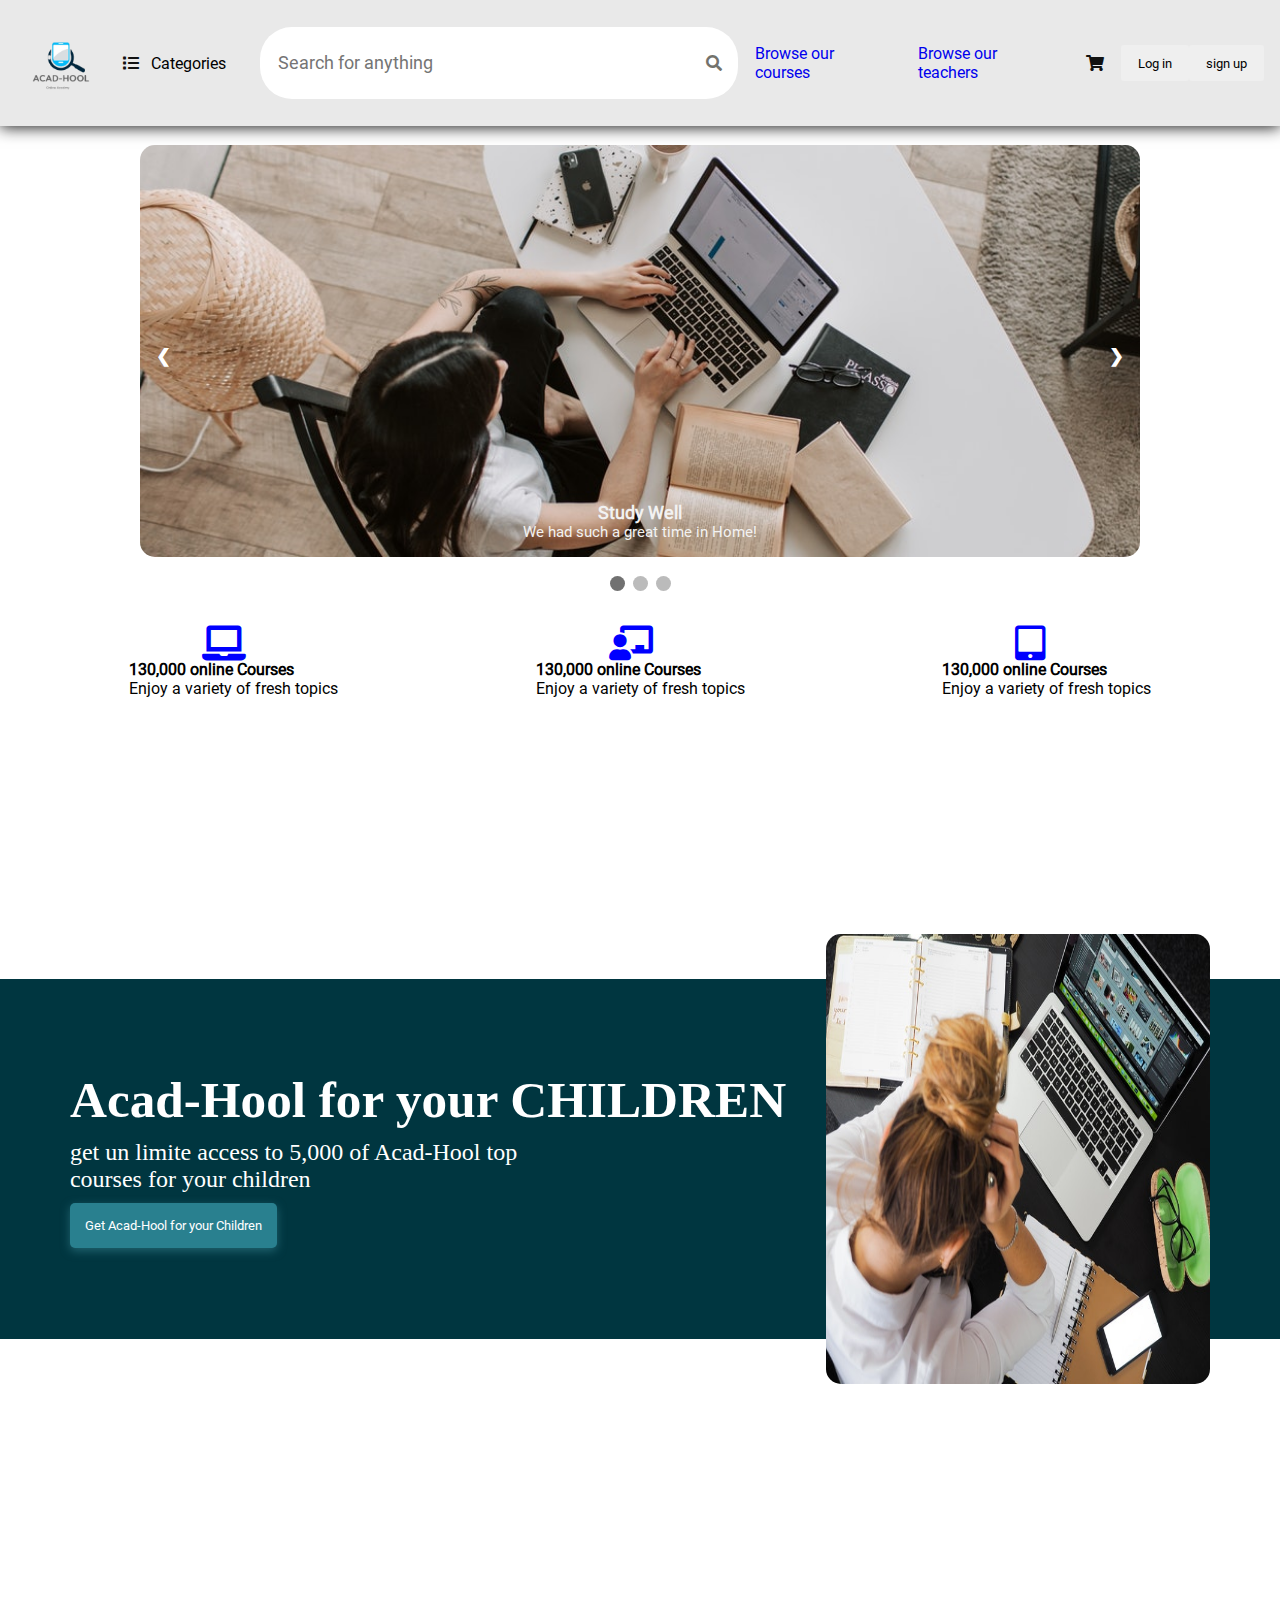
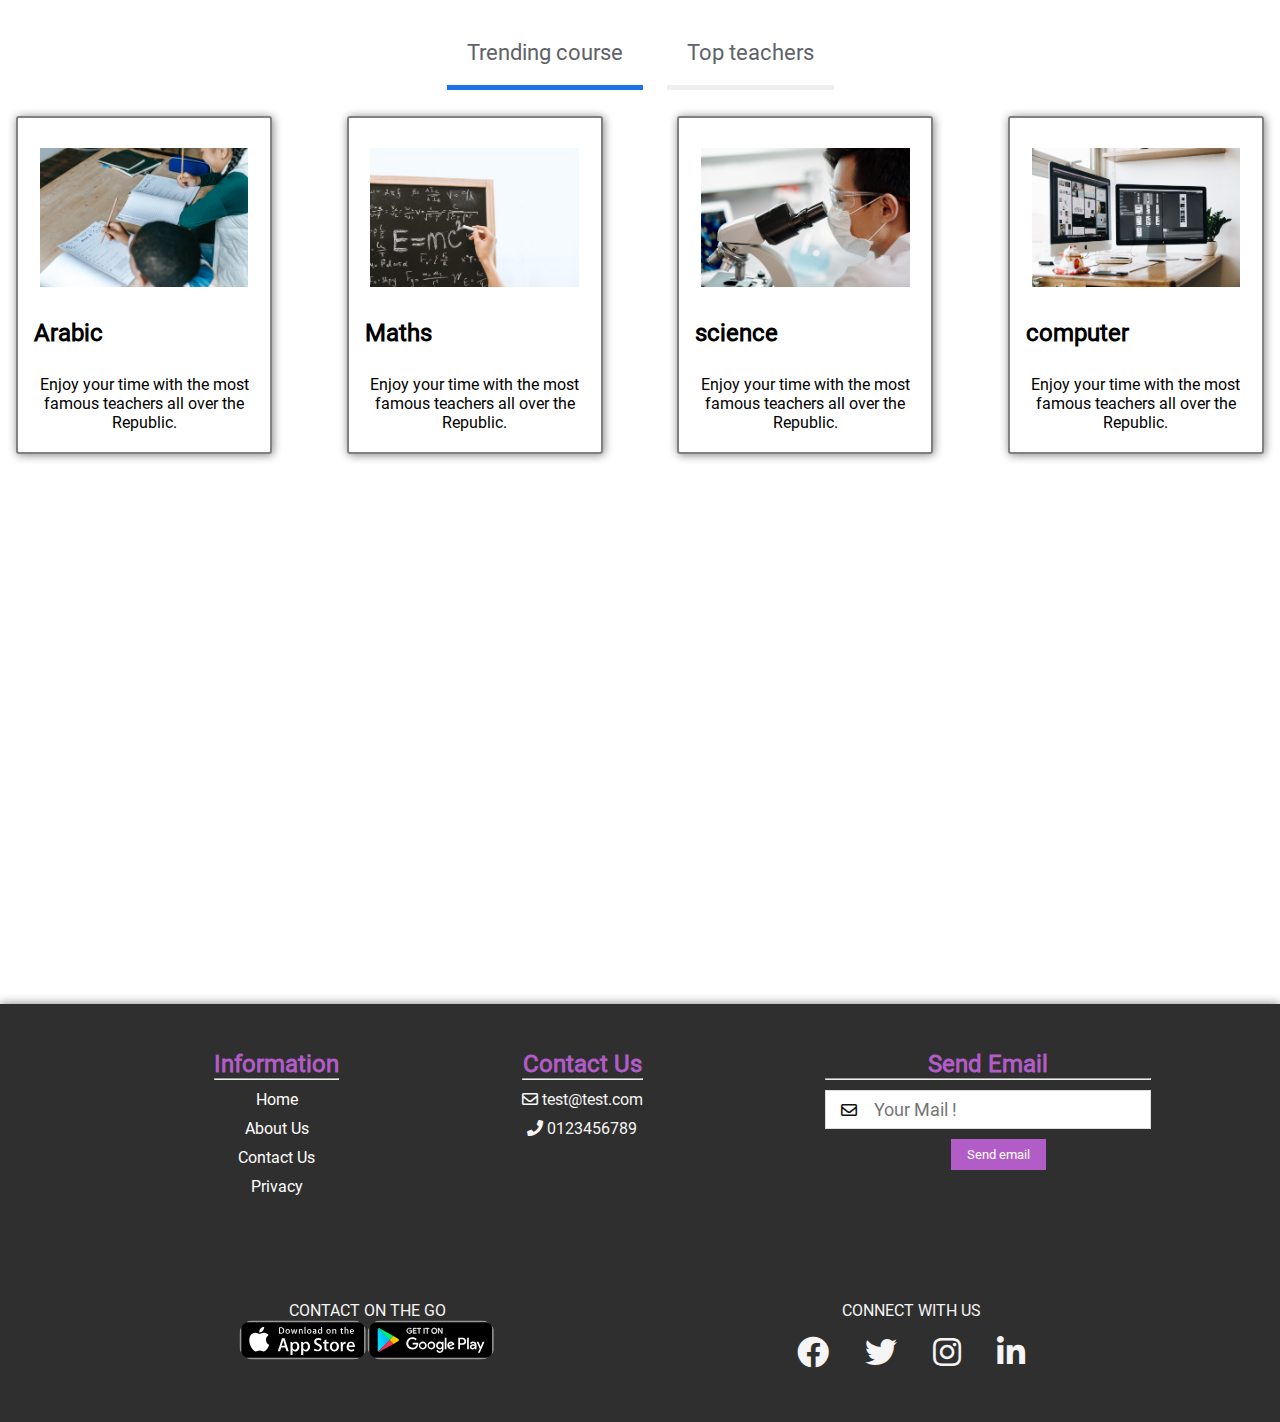
<file: index.html>
<!DOCTYPE html>
<html lang="en">
  <head>
    <meta charset="UTF-8" />
    <meta name="viewport" content="width=device-width, initial-scale=1.0" />
    <title>AcadHool</title>
 
    <link rel="stylesheet" href="./style/common.css" />
    <link rel="stylesheet" href="./style/home.css" />
    <link rel="stylesheet" href="./style/slider.css">
    <link href="./fontawesome-free-5.15.1-web/css/all.css" rel="stylesheet" />
  </head>
  <body>
    <!-- start of header -->
    <header>
      <a href="index.html" ><img src="./media/logo.png" alt="logo" /></a>
      <div class="dropdown">
        <span style="display: block; width: 12vw;" class="hover-border-white"
          ><i class="fas fa-list"></i>
          <input
            type="button"
            onmouseover="showCategories()"
            class="categoriesbtn"
            value="Categories"
        /></ style="width: 30vw;">
        <div id="container" class="dropdown-content">
          <span>
            <input
              type="button"
              value="Primary School"
              class="categoriesbtn"
              onclick="showSecondryMenue(this.value)"
            />
            <i class="fas fa-arrow-right"></i>
            <div class="sub-menue" id="primary-links">
              <a href="firstgrade.html">first grade</a>
              <a href="secondgrade.html">second grade</a>
              <a href="thirdgrade.html">third grade</a>
              <a href="forthgrade.html">forth grade</a>
              <a href="fifthgrade.html">fifth grade</a>
              <a href="sixgrade.html">six grade</a>
            </div>
          </span>
          <span>
            <input
              type="button"
              value="Secondary School"
              class="categoriesbtn"
              onclick="showSecondryMenue(this.value)"
            />
            <i class="fas fa-arrow-right"></i>
            <div class="sub-menue" id="secondary-school-links">
              <a href="firstgrade.html">first grade</a>
              <a href="secondgrade.html">second grade</a>
              <a href="thirdgrade.html">third grade</a>
            </div>
          </span>
          <span>
            <input
              type="button"
              value="High School"
              class="categoriesbtn"
              onclick="showSecondryMenue(this.value)"
            /><i class="fas fa-arrow-right"></i>
            <div class="sub-menue" id="high-school-links">
              <a href="firstgrade.html">first grade</a>
              <a href="secondgrade.html">second grade</a>
              <a href="thirdgrade.html">third grade</a>
            </div></span
          ><span
            ><input
              type="button"
              value="Collage"
              class="categoriesbtn"
              onclick="showSecondryMenue(this.value)" /><i
              class="fas fa-arrow-right"
            ></i
          ></span>
        </div>
      </div>
      <span id="search-bar-header"
        ><input type="search" placeholder="Search for anything" />
        <i class="fas fa-search" id="search-icon"></i
      ></span>
      <span class="hover-border-white"
        ><a href="search_courses.html">Browse our courses</a></span
      >
      <span class="hover-border-white"
        ><a href="teacherprofile.html">Browse our teachers</a></span
      >
      <i class="fas fa-shopping-cart hover-border-white"></i>
      <input
        type="button"
        value="Log in"
        class="hover-border-white"
        onclick="window.open(`signin-up.html`, `_self`)"
      />
      <input
        type="button"
        value="sign up"
        class="hover-border-white"
        onclick="window.open(`signin-up.html` , `_self`)"
      />
    </header>
    <br>
    <!-- end of header -->
    <!-- start of content -->
    <main>
      <!-- start slider -->
      <div class="slideshow-container">

        <div class="slideeer fade">
          <img src="media/slide_1.jpg" style="width:100%">
           <div class="text">
              <h3>Study Well</h3>
                <p>We had such a great time in Home!</p>
            </div>
         
        </div>
      
        <div class="slideeer fade">
          <img src=" media/slide_2.jpg" style="width:100%">
          <div class="text">
            <h3>Study Well</h3>
              <p>We had such a great time in Home!</p>
          </div>
         
        </div>
      
        <div class="slideeer fade">
          <img src="media/slide_3.jpg" style="width:100%">
          <div class="text">
            <h3>Study Well</h3>
              <p>We had such a great time in Home!</p>
          </div>
        </div>
      
        <a class="prev" onclick="nextSlide(-1)">&#10094;</a>
        <a class="next" onclick="nextSlide(1)">&#10095;</a>
      
        </div>
      <br>
      
      <div style="text-align:center">
        <span class="pointer" onclick="currentSlide(1)"></span> 
        <span class="pointer" onclick="currentSlide(2)"></span> 
        <span class="pointer" onclick="currentSlide(3)"></span> 
      </div>
<!-- end slider -->

<br>

      <!-- start lower-slider -->
      <div class="lower-slider">
        <div>
          <i class="fas fa-laptop" id="fontaweson"></i>
          <div class="lower-slider_1" id="lower-slider_1">
            <b>130,000 online Courses</b> <br />
            Enjoy a variety of fresh topics
          </div>
        </div>

        <div>
          <i class="fas fa-chalkboard-teacher" id="fontaweson"></i>
          <div class="lower-slider_2" id="lower-slider_2">
            <b>130,000 online Courses</b> <br />
            Enjoy a variety of fresh topics
          </div>
        </div>

        <div>
          <i class="fas fa-tablet-alt" id="fontaweson"></i>
          <div class="lower-slider_3" id="lower-slider_3">
            <b>130,000 online Courses</b> <br />
            Enjoy a variety of fresh topics
          </div>
        </div>
      </div>
      <!-- end lower-slider -->
      <!-- start of mid belt -->
      <div id="mid-belt">
        <div class="bk">
          <div class="home-mid-container">
            <h1>Acad-Hool for your CHILDREN</h1>
            <p>
              get un limite access to 5,000 of Acad-Hool top courses for your
              children
            </p>
            <button id="mid-belt-button"><a href="./signin-up.html" style="color: white;">Get Acad-Hool for your Children</a></button>
          </div>
          <div>
            <img
              id="home-mid-img"
              src="./media/pexels-energepiccom-313690.jpg"
            />
          </div>
        </div>
      </div>

      <!-- end of mid belt -->
      <!-- start of multi pages slider -->
      <nav id="iframe-slider">
        <ul>
          <li>
            <button
              class="iframe-slider-link visited"
              id="trendinglink"
              href="#trending"
            >
              Trending course
            </button>
          </li>
          <li>
            <button class="iframe-slider-link" id="popularlink" href="#popular">
              Top teachers
            </button>
          </li>
          <!-- <li>
            <button class="iframe-slider-link" id="recentlink" href="#recent">
              most recent course
            </button>
          </li> -->
        </ul>
      </nav>
      <div id="trending">
        <iframe src="online-course.html"></iframe>
      </div>
      <div id="popular" class="hidden">
        <iframe src="teachers1.html"></iframe>
      </div>
      <div id="recent" class="hidden">
        <iframe src="online-course.html"></iframe>
      </div>
      <!-- end of multi pages slider -->
    </main>
    <!-- end of content -->
    <!-- start of footer -->
    <footer style="padding-top: 30px; padding-bottom: 30px" id="outer-footer">
      <footer>
        <!-- Start Single Footer Widget -->
        <div class="class_div">
          <div style="text-align: center">
            <h2 style="color: rgb(178, 92, 199)">Information</h2>
            <hr />
            <ul>
              <li><a href="./index.html">Home</a></li>
              <li><a href="./about_us.html">About Us</a></li>
              <li><a href="./contact_us.html">Contact Us</a></li>
              <li><a href="./privacy.html">Privacy</a></li>
            </ul>
          </div>

          <div style="text-align: center">
            <h2 style="color: rgb(178, 92, 199)">Contact Us</h2>
            <hr />
            <ul>
              <li><i class="far fa-envelope"></i> test@test.com</li>
              <li><i class="fas fa-phone"></i> 0123456789</li>
            </ul>
          </div>

          <div style="text-align: center">
            <h2 style="color: rgb(178, 92, 199)">Send Email</h2>
            <hr />
            <ul>
              <li style="position: relative">
                <i
                  class="far fa-envelope"
                  style="
                    position: absolute;
                    left: 1rem;
                    color: #121212;
                    z-index: 1;
                    top: 50%;
                    transform: translateY(-50%);
                  "
                ></i>
                <input type="text" placeholder="Your Mail !" id="input1" />
              </li>
              <li>
                <input type="button" value="Send email" id="button1" />
              </li>
            </ul>
          </div>
        </div>
      </footer>
      <div id="lower-footer">
        <div class="lower-fotter-div">
          <span> CONTACT ON THE GO</span>
          <span id="img-footer">
            <img src="./media/app-store.svg" />
            <img src="./media/google-play.svg" />
          </span>
        </div>
        <div class="lower-fotter-div">
          <span> CONNECT WITH US</span>
          <p>
            <i class="fab fa-facebook"></i>
            <i class="fab fa-twitter"></i>
            <i class="fab fa-instagram"></i>
            <i class="fab fa-linkedin-in"></i>
          </p>
        </div>
      </div>
    </footer>
    <!-- end of footer -->
    <script src="./scripts/home.js"></script>
    <script src="./scripts/slider.js"></script>
    <script src="./scripts/multipagesslider.js"></script>
 
    
    
  </body>
</html>
</file>
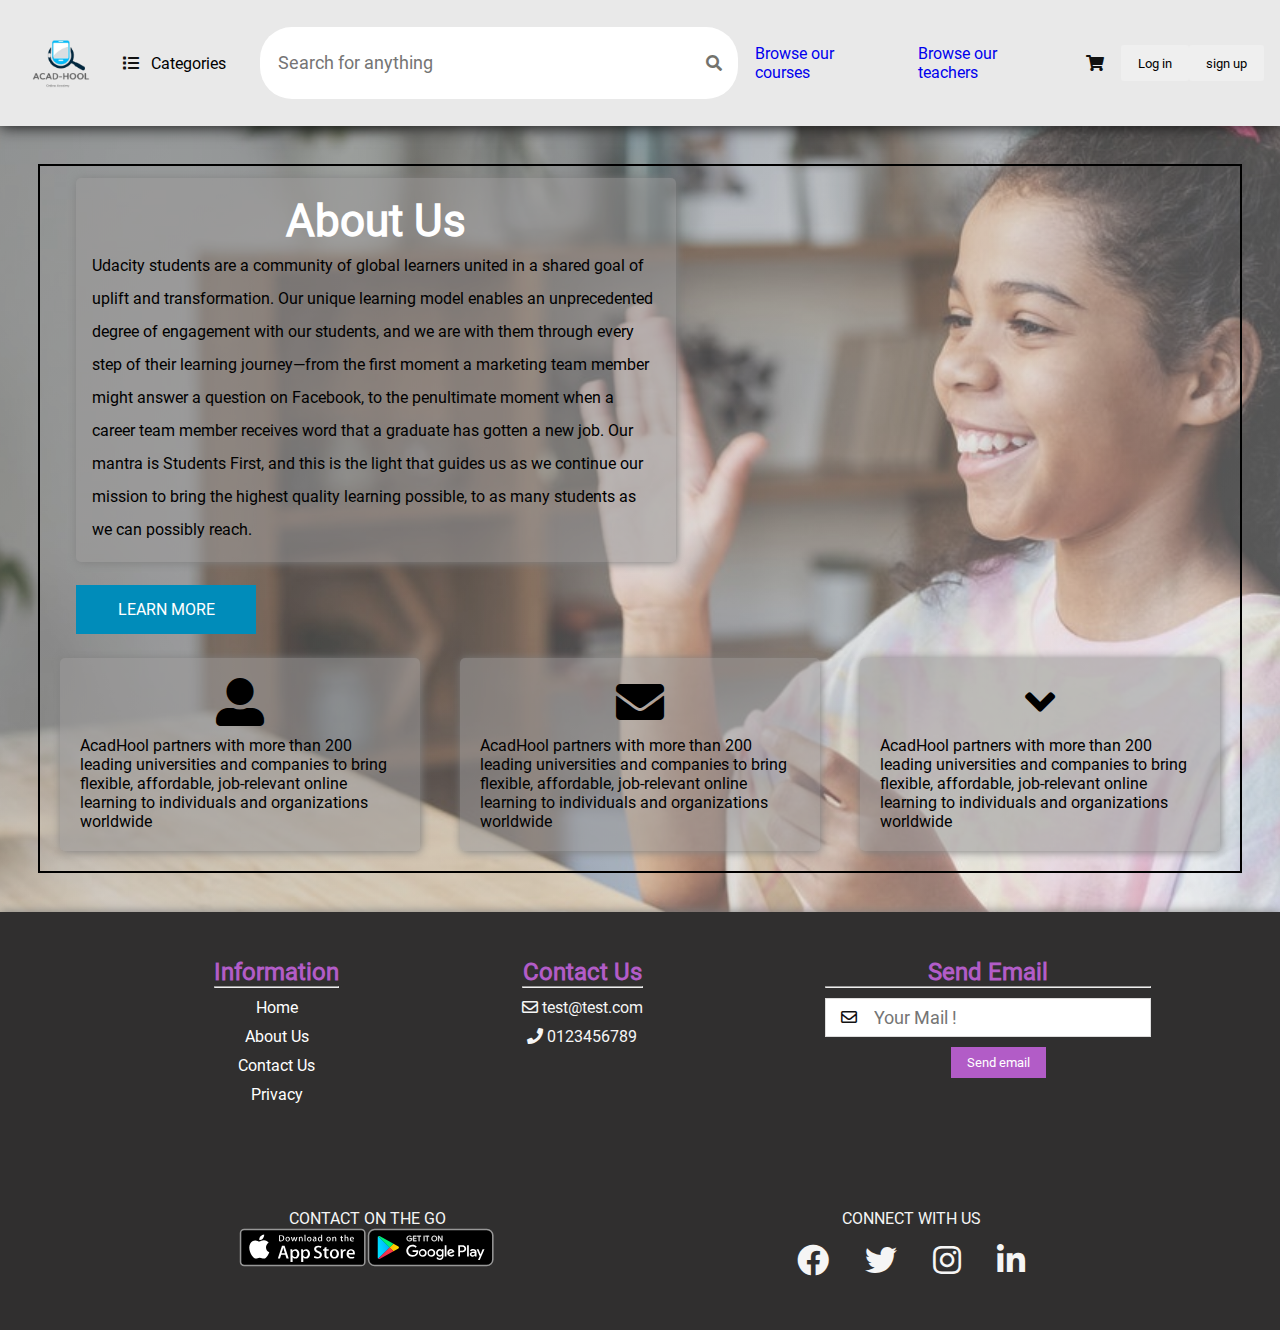
<file: about_us.html>
<!DOCTYPE html>
<html>
  <head>
    <meta charset="UTF-8" />
    <meta name="viewport" content="width=device-width, initial-scale=1.0" />
    <title>about us</title>
    <link href="./fontawesome-free-5.15.1-web/css/all.css" rel="stylesheet" />
    <link rel="stylesheet" href="./style/about_us.css" />
    <link rel="stylesheet" href="./style/common.css" />
  </head>
  <body>
    <!-- start of header -->
    <header>
      <a href="index.html" ><img src="./media/logo.png" alt="logo" /></a>
      <div class="dropdown">
        <span style="display: block; width: 12vw;" class="hover-border-white"
          ><i class="fas fa-list"></i>
          <input
            type="button"
            onmouseover="showCategories()"
            class="categoriesbtn"
            value="Categories"
        /></ style="width: 30vw;">
        <div id="container" class="dropdown-content">
          <span>
            <input
              type="button"
              value="Primary School"
              class="categoriesbtn"
              onclick="showSecondryMenue(this.value)"
            />
            <i class="fas fa-arrow-right"></i>
            <div class="sub-menue" id="primary-links">
              <a href="firstgrade.html">first grade</a>
              <a href="secondgrade.html">second grade</a>
              <a href="thirdgrade.html">third grade</a>
              <a href="forthgrade.html">forth grade</a>
              <a href="fifthgrade.html">fifth grade</a>
              <a href="sixgrade.html">six grade</a>
            </div>
          </span>
          <span>
            <input
              type="button"
              value="Secondary School"
              class="categoriesbtn"
              onclick="showSecondryMenue(this.value)"
            />
            <i class="fas fa-arrow-right"></i>
            <div class="sub-menue" id="secondary-school-links">
              <a href="firstgrade.html">first grade</a>
              <a href="secondgrade.html">second grade</a>
              <a href="thirdgrade.html">third grade</a>
            </div>
          </span>
          <span>
            <input
              type="button"
              value="High School"
              class="categoriesbtn"
              onclick="showSecondryMenue(this.value)"
            /><i class="fas fa-arrow-right"></i>
            <div class="sub-menue" id="high-school-links">
              <a href="firstgrade.html">first grade</a>
              <a href="secondgrade.html">second grade</a>
              <a href="thirdgrade.html">third grade</a>
            </div></span
          ><span
            ><input
              type="button"
              value="Collage"
              class="categoriesbtn"
              onclick="showSecondryMenue(this.value)" /><i
              class="fas fa-arrow-right"
            ></i
          ></span>
        </div>
      </div>
      <span id="search-bar-header"
        ><input type="search" placeholder="Search for anything" />
        <i class="fas fa-search" id="search-icon"></i
      ></span>
      <span class="hover-border-white"
        ><a href="search_courses.html">Browse our courses</a></span
      >
      <span class="hover-border-white"
        ><a href="teacherprofile.html">Browse our teachers</a></span
      >
      <i class="fas fa-shopping-cart hover-border-white"></i>
      <input
        type="button"
        value="Log in"
        class="hover-border-white"
        onclick="window.open(`signin-up.html`, `_self`)"
      />
      <input
        type="button"
        value="sign up"
        class="hover-border-white"
        onclick="window.open(`signin-up.html` , `_self`)"
      />
    </header>
    <!-- end of header -->
    <!-- start of page contents -->
    <main id="page-containt">
      <div class="firstdiv">
        <h3>About Us</h3>
        <p>
          Udacity students are a community of global learners united in a shared
          goal of uplift and transformation. Our unique learning model enables
          an unprecedented degree of engagement with our students, and we are
          with them through every step of their learning journey—from the first
          moment a marketing team member might answer a question on Facebook, to
          the penultimate moment when a career team member receives word that a
          graduate has gotten a new job. Our mantra is Students First, and this
          is the light that guides us as we continue our mission to bring the
          highest quality learning possible, to as many students as we can
          possibly reach.
        </p>
      </div>
      <br />
      <input type="button" class="button button2" value="LEARN MORE" />
      <div class="flex-container">
        <div class="flex-col">
          <i class="fas fa-user-alt"></i
          ><span
            >AcadHool partners with more than 200 leading universities and
            companies to bring flexible, affordable, job-relevant online
            learning to individuals and organizations worldwide</span
          >
        </div>
        <div class="flex-col">
          <i class="fas fa-envelope"></i>
          <span
            >AcadHool partners with more than 200 leading universities and
            companies to bring flexible, affordable, job-relevant online
            learning to individuals and organizations worldwide</span
          >
        </div>
        <div class="flex-col">
          <i class="fas fa-angle-down"></i
          ><span
            >AcadHool partners with more than 200 leading universities and
            companies to bring flexible, affordable, job-relevant online
            learning to individuals and organizations worldwide</span
          >
        </div>
      </div>
    </main>
    <!-- end of page contents -->
    <!-- start of footer -->
    <footer style="padding-top: 30px; padding-bottom: 30px" id="outer-footer">
      <footer>
        <!-- Start Single Footer Widget -->
        <div class="class_div">
          <div style="text-align: center">
            <h2 style="color: rgb(178, 92, 199)">Information</h2>
            <hr />

            <ul>
              <li><a href="./index.html">Home</a></li>
              <li><a href="./about_us.html">About Us</a></li>
              <li><a href="./contact_us.html">Contact Us</a></li>
              <li><a href="./privacy.html">Privacy</a></li>
            </ul>
          </div>

          <div style="text-align: center">
            <h2 style="color: rgb(178, 92, 199)">Contact Us</h2>
            <hr />
            <ul>
              <li><i class="far fa-envelope"></i> test@test.com</li>
              <li><i class="fas fa-phone"></i> 0123456789</li>
            </ul>
          </div>

          <div style="text-align: center">
            <h2 style="color: rgb(178, 92, 199)">Send Email</h2>
            <hr />
            <ul>
              <li style="position: relative">
                <i
                  class="far fa-envelope"
                  style="
                    position: absolute;
                    left: 1rem;
                    color: #121212;
                    z-index: 1;
                    top: 50%;
                    transform: translateY(-50%);
                  "
                ></i>
                <input type="text" placeholder="Your Mail !" id="input1" />
              </li>
              <li>
                <input type="button" value="Send email" id="button1" />
              </li>
            </ul>
          </div>
        </div>
      </footer>
      <div id="lower-footer">
        <div class="lower-fotter-div">
          <span> CONTACT ON THE GO</span>
          <span id="img-footer">
            <img src="./media/app-store.svg" />
            <img src="./media/google-play.svg" />
          </span>
        </div>
        <div class="lower-fotter-div">
          <span> CONNECT WITH US</span>
          <p>
            <i class="fab fa-facebook"></i>
            <i class="fab fa-twitter"></i>
            <i class="fab fa-instagram"></i>
            <i class="fab fa-linkedin-in"></i>
          </p>
        </div>
      </div>
    </footer>
    <!-- end of footer -->
  </body>
</html>
</file>
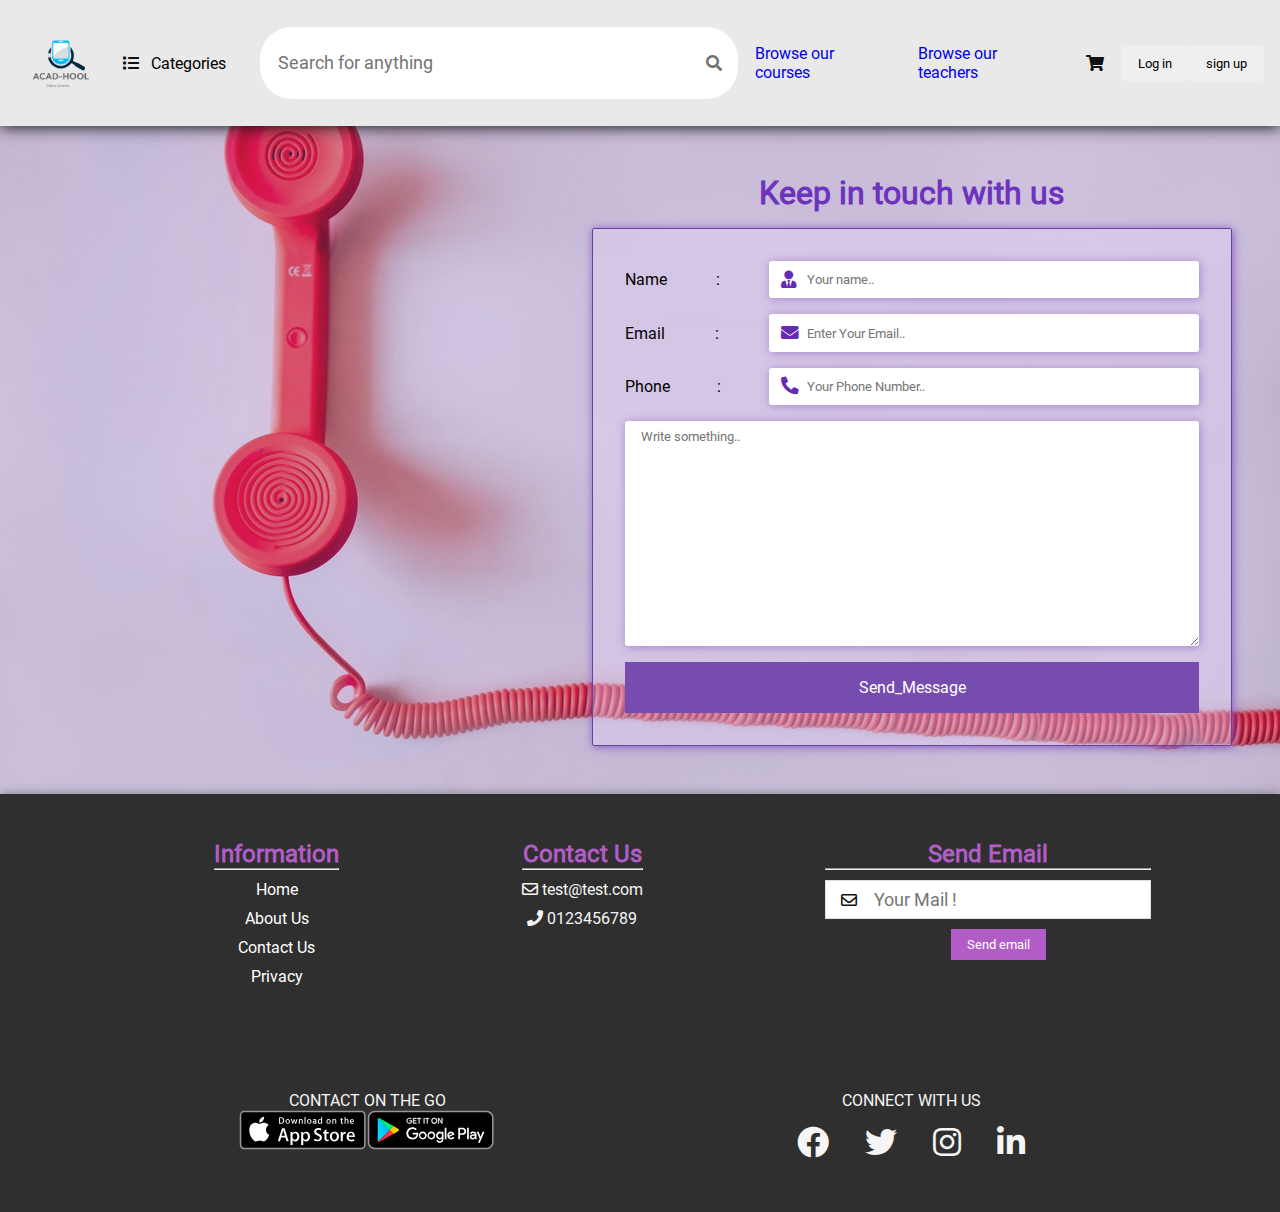
<file: contact_us.html>
<!DOCTYPE html>
<html>
  <head>
    <meta charset="UTF-8" />
    <meta name="viewport" content="width=device-width, initial-scale=1.0" />
    <link rel="stylesheet" href="./style/common.css" />
    <link rel="stylesheet" href="./style/contactus.css" />
    <link href="./fontawesome-free-5.15.1-web/css/all.css" rel="stylesheet" />
  </head>
  <body>
    <!-- start of header -->
    <header>
      <a href="index.html" ><img src="./media/logo.png" alt="logo" /></a>
      <div class="dropdown">
        <span style="display: block; width: 12vw;" class="hover-border-white"
          ><i class="fas fa-list"></i>
          <input
            type="button"
            onmouseover="showCategories()"
            class="categoriesbtn"
            value="Categories"
        /></ style="width: 30vw;">
        <div id="container" class="dropdown-content">
          <span>
            <input
              type="button"
              value="Primary School"
              class="categoriesbtn"
              onclick="showSecondryMenue(this.value)"
            />
            <i class="fas fa-arrow-right"></i>
            <div class="sub-menue" id="primary-links">
              <a href="firstgrade.html">first grade</a>
              <a href="secondgrade.html">second grade</a>
              <a href="thirdgrade.html">third grade</a>
              <a href="forthgrade.html">forth grade</a>
              <a href="fifthgrade.html">fifth grade</a>
              <a href="sixgrade.html">six grade</a>
            </div>
          </span>
          <span>
            <input
              type="button"
              value="Secondary School"
              class="categoriesbtn"
              onclick="showSecondryMenue(this.value)"
            />
            <i class="fas fa-arrow-right"></i>
            <div class="sub-menue" id="secondary-school-links">
              <a href="firstgrade.html">first grade</a>
              <a href="secondgrade.html">second grade</a>
              <a href="thirdgrade.html">third grade</a>
            </div>
          </span>
          <span>
            <input
              type="button"
              value="High School"
              class="categoriesbtn"
              onclick="showSecondryMenue(this.value)"
            /><i class="fas fa-arrow-right"></i>
            <div class="sub-menue" id="high-school-links">
              <a href="firstgrade.html">first grade</a>
              <a href="secondgrade.html">second grade</a>
              <a href="thirdgrade.html">third grade</a>
            </div></span
          ><span
            ><input
              type="button"
              value="Collage"
              class="categoriesbtn"
              onclick="showSecondryMenue(this.value)" /><i
              class="fas fa-arrow-right"
            ></i
          ></span>
        </div>
      </div>
      <span id="search-bar-header"
        ><input type="search" placeholder="Search for anything" />
        <i class="fas fa-search" id="search-icon"></i
      ></span>
      <span class="hover-border-white"
        ><a href="search_courses.html">Browse our courses</a></span
      >
      <span class="hover-border-white"
        ><a href="teacherprofile.html">Browse our teachers</a></span
      >
      <i class="fas fa-shopping-cart hover-border-white"></i>
      <input
        type="button"
        value="Log in"
        class="hover-border-white"
        onclick="window.open(`signin-up.html`, `_self`)"
      />
      <input
        type="button"
        value="sign up"
        class="hover-border-white"
        onclick="window.open(`signin-up.html` , `_self`)"
      />
    </header>
    <!-- end of header -->
    <!-- start of contact form -->
    <main>
      <div id="page-content">
        <h1>Keep in touch with us</h1>
        <form action="#" method="GET" onsubmit="myformValidate(event)">
          <span class="flex-row"
            ><label for="fname">Name</label>
            :
            <span class="input-container">
              <i class="fas fa-user-tie"></i>
              <input
                type="text"
                id="fname"
                name="firstname"
                placeholder="Your name.."
              />
            </span>
          </span>
          <span class="flex-row">
            <label for="email">Email</label>
            :
            <span class="input-container">
              <i class="fas fa-envelope"></i>
              <input
                type="text"
                id="email"
                name="email"
                placeholder="Enter Your Email.."
            /></span> </span
          ><span class="flex-row">
            <label for="phone">Phone</label>
            :
            <span class="input-container">
              <i class="fas fa-phone-alt"></i>
              <input
                type="text"
                id="phone"
                name="phone"
                placeholder="Your Phone Number.."
              />
            </span>
          </span>
          <textarea
            id="subject"
            name="subject"
            placeholder="Write something.."
          ></textarea>
          <input type="submit" value="Send_Message" id="form-submit-btn" />
        </form>
      </div>
    </main>
    <!-- end of contact form -->
    <!-- start of footer -->
    <footer style="padding-top: 30px; padding-bottom: 30px" id="outer-footer">
      <footer>
        <!-- Start Single Footer Widget -->
        <div class="class_div">
          <div style="text-align: center">
            <h2 style="color: rgb(178, 92, 199)">Information</h2>
            <hr />

            <ul>
              <li><a href="./index.html">Home</a></li>
              <li><a href="./about_us.html">About Us</a></li>
              <li><a href="./contact_us.html">Contact Us</a></li>
              <li><a href="./privacy.html">Privacy</a></li>
            </ul>
          </div>

          <div style="text-align: center">
            <h2 style="color: rgb(178, 92, 199)">Contact Us</h2>
            <hr />
            <ul>
              <li><i class="far fa-envelope"></i> test@test.com</li>
              <li><i class="fas fa-phone"></i> 0123456789</li>
            </ul>
          </div>

          <div style="text-align: center">
            <h2 style="color: rgb(178, 92, 199)">Send Email</h2>
            <hr />
            <ul>
              <li style="position: relative">
                <i
                  class="far fa-envelope"
                  style="
                    position: absolute;
                    left: 1rem;
                    color: #121212;
                    z-index: 1;
                    top: 50%;
                    transform: translateY(-50%);
                  "
                ></i>
                <input type="text" placeholder="Your Mail !" id="input1" />
              </li>
              <li>
                <input type="button" value="Send email" id="button1" />
              </li>
            </ul>
          </div>
        </div>
      </footer>
      <div id="lower-footer">
        <div class="lower-fotter-div">
          <span> CONTACT ON THE GO</span>
          <span id="img-footer">
            <img src="./media/app-store.svg" />
            <img src="./media/google-play.svg" />
          </span>
        </div>
        <div class="lower-fotter-div">
          <span> CONNECT WITH US</span>
          <p>
            <i class="fab fa-facebook"></i>
            <i class="fab fa-twitter"></i>
            <i class="fab fa-instagram"></i>
            <i class="fab fa-linkedin-in"></i>
          </p>
        </div>
      </div>
    </footer>
    <!-- end of footer -->
    <script src="./scripts/home.js"></script>
    <script>
      function myformValidate(event) {
        function ValidateEmail(mail) {
          let email = document.getElementById("email"),
            fname = document.getElementById("fname"),
            phone = document.getElementById("phone");
          if (
            /^[a-zA-Z0-9.!#$%&'+/=?^_`{|}~-]+@[a-zA-Z0-9-]+(?:\.[a-zA-Z0-9-]+)$/.test(
              email.value
            )
          ) {
            return true;
          }
          alert("You have entered an invalid email address!");
          return false;
        }

        if (
          email.value.length != 0 &&
          fname.value.length > 8 &&
          phone.value.length > 0 &&
          isNaN(fname.value) &&
          isFinite(Number(phone.value)) &&
          ValidateEmail(email.value)
        ) {
          alert("welldone");
          event.preventDefault();
        } else {
          alert("entered wrong data");
          event.preventDefault();
        }
      }
    </script>
  </body>
</html>
</file>
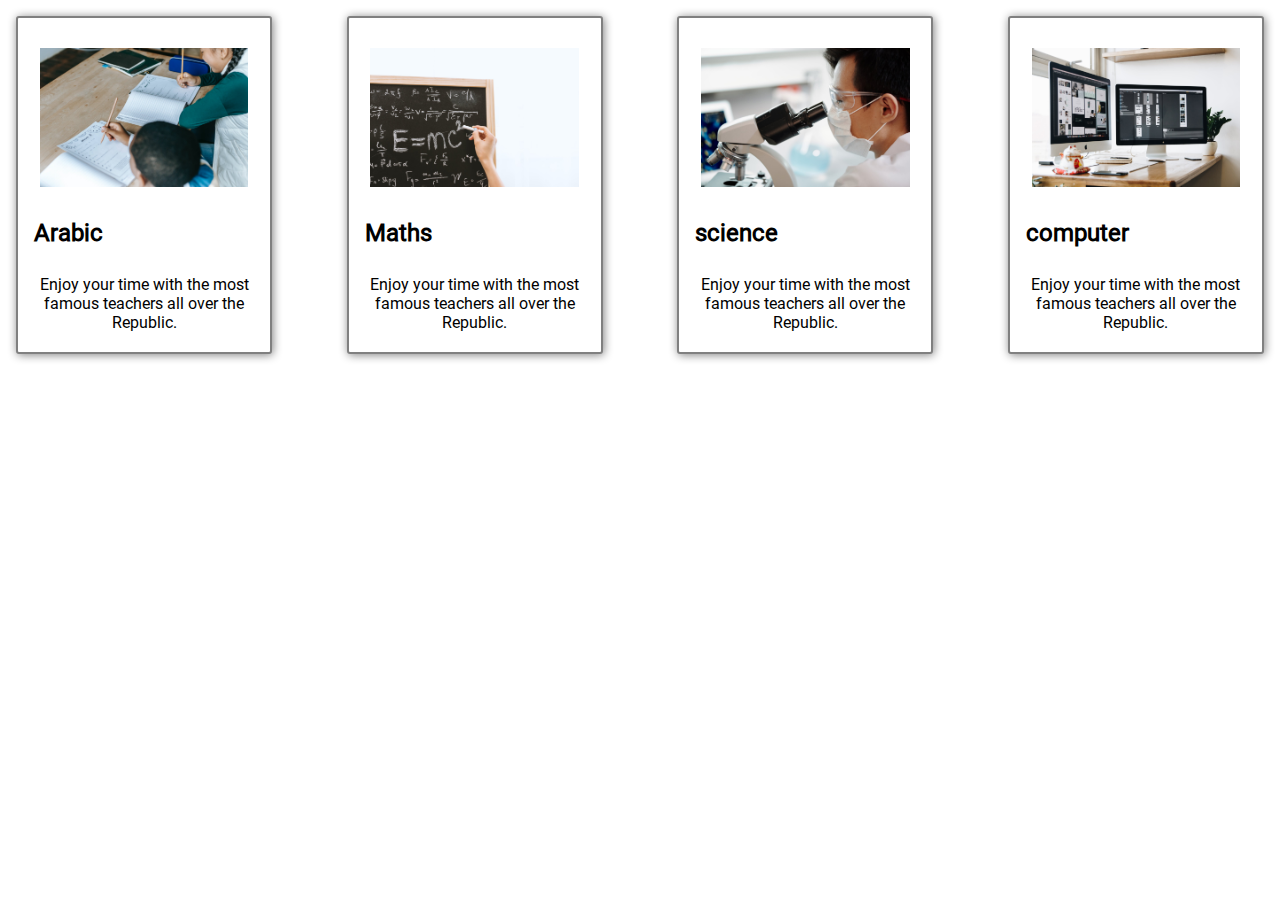
<file: online-course.html>
<!DOCTYPE html>
<html lang="en">
  <head>
    <meta charset="UTF-8" />
    <meta name="viewport" content="width=device-width, initial-scale=1.0" />
    <!-- style css -->
    <link rel="stylesheet" href="./style/online-course.css" />
    <link rel="stylesheet" href="./style/common.css" />
    <title>Online Cousrses</title>
  </head>
  <body>
    <div id="countiner">
      <div class="section1">
        <div class="section2">
          <div class="icon"><img src="./media/KIDS_S.jpeg" /></div>
          <h2 class="text1">Arabic</h2>
          <p class="text2">
            Enjoy your time with the most famous teachers all over the Republic.
          </p>
        </div>
        <div class="section2">
          <div class="icon"><img src="./media/Maths.jpeg" /></div>
          <h2 class="text1">Maths</h2>
          <p class="text2">
            Enjoy your time with the most famous teachers all over the Republic.
          </p>
        </div>
        <div class="section2">
          <div class="icon"><img src="./media/science.jpeg" /></div>
          <h2 class="text1">science</h2>
          <p class="text2">
            Enjoy your time with the most famous teachers all over the Republic.
          </p>
        </div>
        <div class="section2">
          <div class="icon"><img src="./media/computer.jpeg" /></div>
          <h2 class="text1">computer</h2>
          <p class="text2">
            Enjoy your time with the most famous teachers all over the Republic.
          </p>
        </div>
      </div>
    </div>
  </body>
</html>
</file>
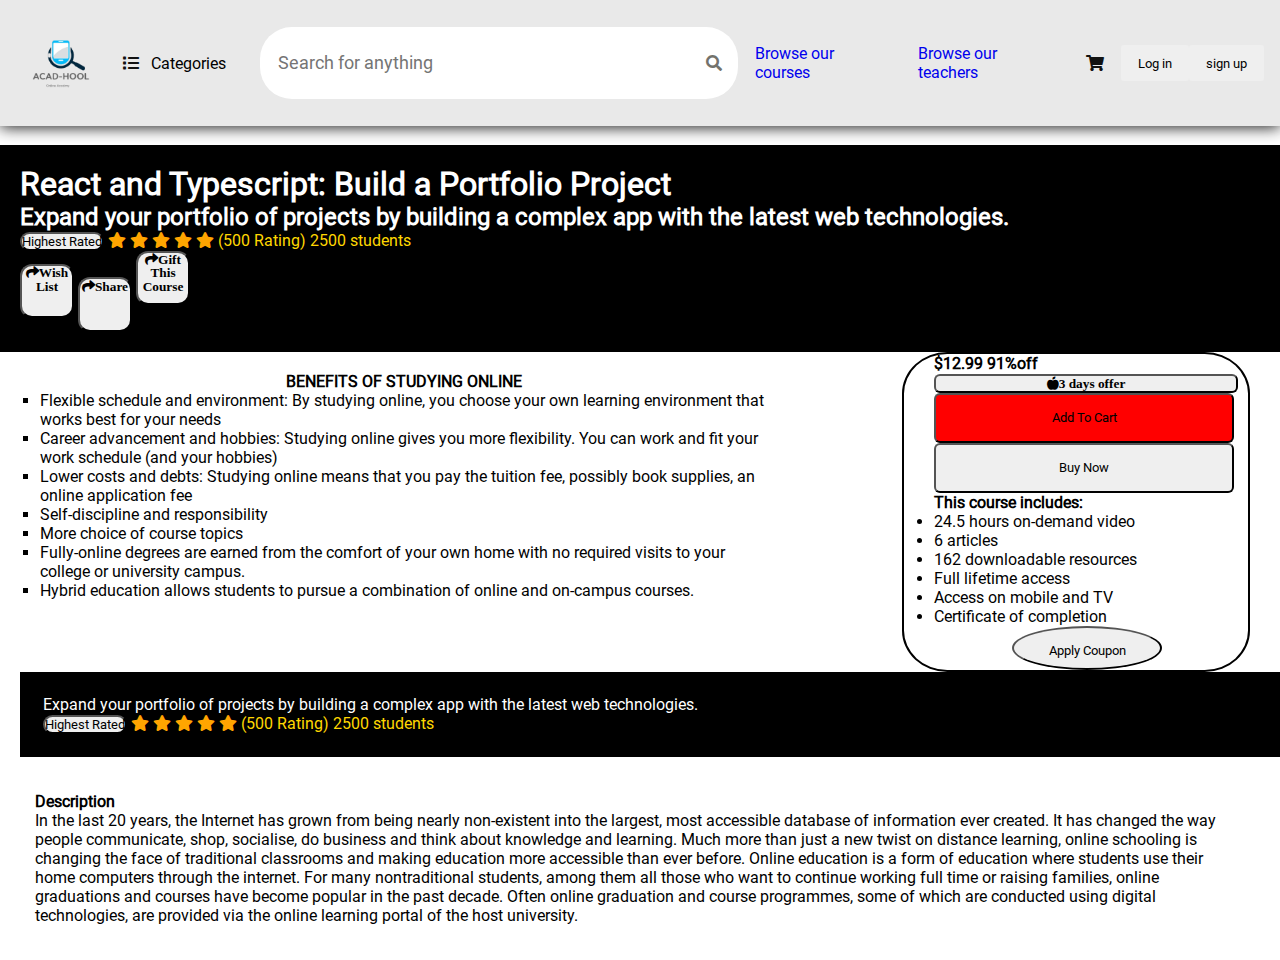
<file: porto.html>
<!DOCTYPE html>
<html>
    <head>
        <link rel="stylesheet" href="style/porto.css">
        <link rel="stylesheet" href="./style/common.css" />
        <link rel="stylesheet" href="./style/home.css" />
        <link rel="stylesheet" href="https://cdnjs.cloudflare.com/ajax/libs/font-awesome/4.7.0/css/font-awesome.min.css">
        <link href="./fontawesome-free-5.15.1-web/css/all.css" rel="stylesheet">
       <meta charset="UTF-8">
  <meta name="description" content="Free Web tutorials">
  
  
    </head>
    <body >
         <!-- start of header -->
    <header>
        <a href="index.html" ><img src="./media/logo.png" alt="logo" /></a>
        <div class="dropdown">
          <span style="display: block; width: 12vw;" class="hover-border-white"
            ><i class="fas fa-list"></i>
            <input
              type="button"
              onmouseover="showCategories()"
              class="categoriesbtn"
              value="Categories"
          /></ style="width: 30vw;">
          <div id="container" class="dropdown-content">
            <span>
              <input
                type="button"
                value="Primary School"
                class="categoriesbtn"
                onclick="showSecondryMenue(this.value)"
              />
              <i class="fas fa-arrow-right"></i>
              <div class="sub-menue" id="primary-links">
                <a href="firstgrade.html">first grade</a>
                <a href="secondgrade.html">second grade</a>
                <a href="thirdgrade.html">third grade</a>
                <a href="forthgrade.html">forth grade</a>
                <a href="fifthgrade.html">fifth grade</a>
                <a href="sixgrade.html">six grade</a>
              </div>
            </span>
            <span>
              <input
                type="button"
                value="Secondary School"
                class="categoriesbtn"
                onclick="showSecondryMenue(this.value)"
              />
              <i class="fas fa-arrow-right"></i>
              <div class="sub-menue" id="secondary-school-links">
                <a href="firstgrade.html">first grade</a>
                <a href="secondgrade.html">second grade</a>
                <a href="thirdgrade.html">third grade</a>
              </div>
            </span>
            <span>
              <input
                type="button"
                value="High School"
                class="categoriesbtn"
                onclick="showSecondryMenue(this.value)"
              /><i class="fas fa-arrow-right"></i>
              <div class="sub-menue" id="high-school-links">
                <a href="firstgrade.html">first grade</a>
                <a href="secondgrade.html">second grade</a>
                <a href="thirdgrade.html">third grade</a>
              </div></span
            ><span
              ><input
                type="button"
                value="Collage"
                class="categoriesbtn"
                onclick="showSecondryMenue(this.value)" /><i
                class="fas fa-arrow-right"
              ></i
            ></span>
          </div>
        </div>
        <span id="search-bar-header"
          ><input type="search" placeholder="Search for anything" />
          <i class="fas fa-search" id="search-icon"></i
        ></span>
        <span class="hover-border-white"
          ><a href="search_courses.html">Browse our courses</a></span
        >
        <span class="hover-border-white"
          ><a href="teacherprofile.html">Browse our teachers</a></span
        >
        <i class="fas fa-shopping-cart hover-border-white"></i>
        <input
          type="button"
          value="Log in"
          class="hover-border-white"
          onclick="window.open(`signin-up.html`, `_self`)"
        />
        <input
          type="button"
          value="sign up"
          class="hover-border-white"
          onclick="window.open(`signin-up.html` , `_self`)"
        />
      </header>
      <br>
      <main>
      <div id="div1">
        <h1 >React and Typescript: Build a Portfolio Project</h1>
        
    <h2 >  Expand your portfolio of projects by building a complex app with the latest web
        technologies.</h2>
       
        <button type="button" value="highest rate" style="color: black;border-radius: 12px;">Highest Rated</button>
        <span class="fa fa-star checked"></span>
        <span class="fa fa-star checked"></span>
        <span class="fa fa-star checked"></span>
        <span class="fa fa-star checked"></span>
        <span class="fa fa-star checked"></span>
        <span style="color: gold;">(500 Rating) 2500 students</span><br>
        <button type="button"style="color:white;border-radius: 12px;"><i class="fas fa-share" style="color: black; width: 50px;height: 50px;">Wish List</i></button>
        <button type="button"style="color:white;border-radius: 12px;"><i class="fas fa-share" style="color: black; width: 50px;height: 50px;border-radius: 12px;">Share</i></button>
        <button type="button"style="color:white;border-radius: 12px;"><i class="fas fa-share" style="color: black; width: 50px;height: 50px;border-radius: 12px;">Gift This Course</i></button>
    </div>
  </div>
   <!-- second one  -->
<div id="div3" >
  <b>$12.99 91%off</b><br>
  <button type="button" style="border-radius: 6px;"><i class="fas fa-apple-alt" style="width: 300px;">3 days offer</i></button><br>
  <button type="button" style="background-color: red;width: 300px;height: 50px;border-radius: 6px;" >Add To Cart</button><br>
  <button type="button" style="width: 300px;height: 50px; border-radius: 6px;" >Buy Now</button><br>
  <b><p>This course includes:</p></b>
  <ul>
      <li>24.5 hours on-demand video</li>
      <li>6 articles</li>
      <li>162 downloadable resources</li>
      <li>Full lifetime access</li>
      <li>Access on mobile and TV</li>
      <li>Certificate of completion</li>
      
  </ul>

<button type="button" style="width: 150px;height: 30px;padding-bottom: 25px;margin-left: 78px;border-radius: 50%;text-align: center;padding-top: 15px;" >Apply Coupon</button><br>
</div>

<div id="div2" >

       
    <p style="text-align: center;"><b>BENEFITS OF STUDYING ONLINE</b></p>
    <ul style="list-style-type:square">

      <li>Flexible schedule and environment:
By studying online, you choose your own learning environment that works best for your needs</li>
      <li>Career advancement and hobbies:
        Studying online gives you more flexibility. You can work and fit your work schedule (and your hobbies)</li>
      <li>Lower costs and debts:
        Studying online means that you pay the tuition fee, possibly book supplies, an online application fee</li>
        <li>Self-discipline and responsibility</li>
        <li>More choice of course topics</li>
        <li>Fully-online degrees are earned from the comfort of your own home with no required visits to your college or university campus.</li>
        <li>Hybrid education allows students to pursue a combination of online and on-campus courses.</li>
        

    </ul>
</div>

<!-- apply coupon div -->



<div id="div4">
<p style="color: white;">  Expand your portfolio of projects by building a complex app with the latest web
    technologies.</p>
   
    <button type="button" value="highest rate" style="color: black;border-radius: 12px;">Highest Rated</button>
    <span class="fa fa-star checked"></span>
    <span class="fa fa-star checked"></span>
    <span class="fa fa-star checked"></span>
    <span class="fa fa-star checked"></span>
    <span class="fa fa-star checked"></span>
    <span style="color: gold;">(500 Rating) 2500 students</span><br>

</div>
<div id="div5">
<b>Description</b><br>

    
In the last 20 years, the Internet has grown from being nearly non-existent into the largest,
most accessible database of information ever created. It has changed the way people communicate,
shop, socialise, do business and think about knowledge and learning. Much more than just a new twist
on distance learning, online schooling is changing the face of traditional classrooms and making education
 more accessible than ever before.


Online education is a form of education where students use their home computers through the internet. 
For many nontraditional students, among them all those who want to continue working full time or raising
families, online graduations and courses have become popular in the past decade. Often online graduation and
course programmes, some of which are conducted using digital technologies, are provided via the online learning
portal of the host university.


</div>
</main>

         
      <script src="./scripts/home.js"></script>
    </body>
</html>
</file>
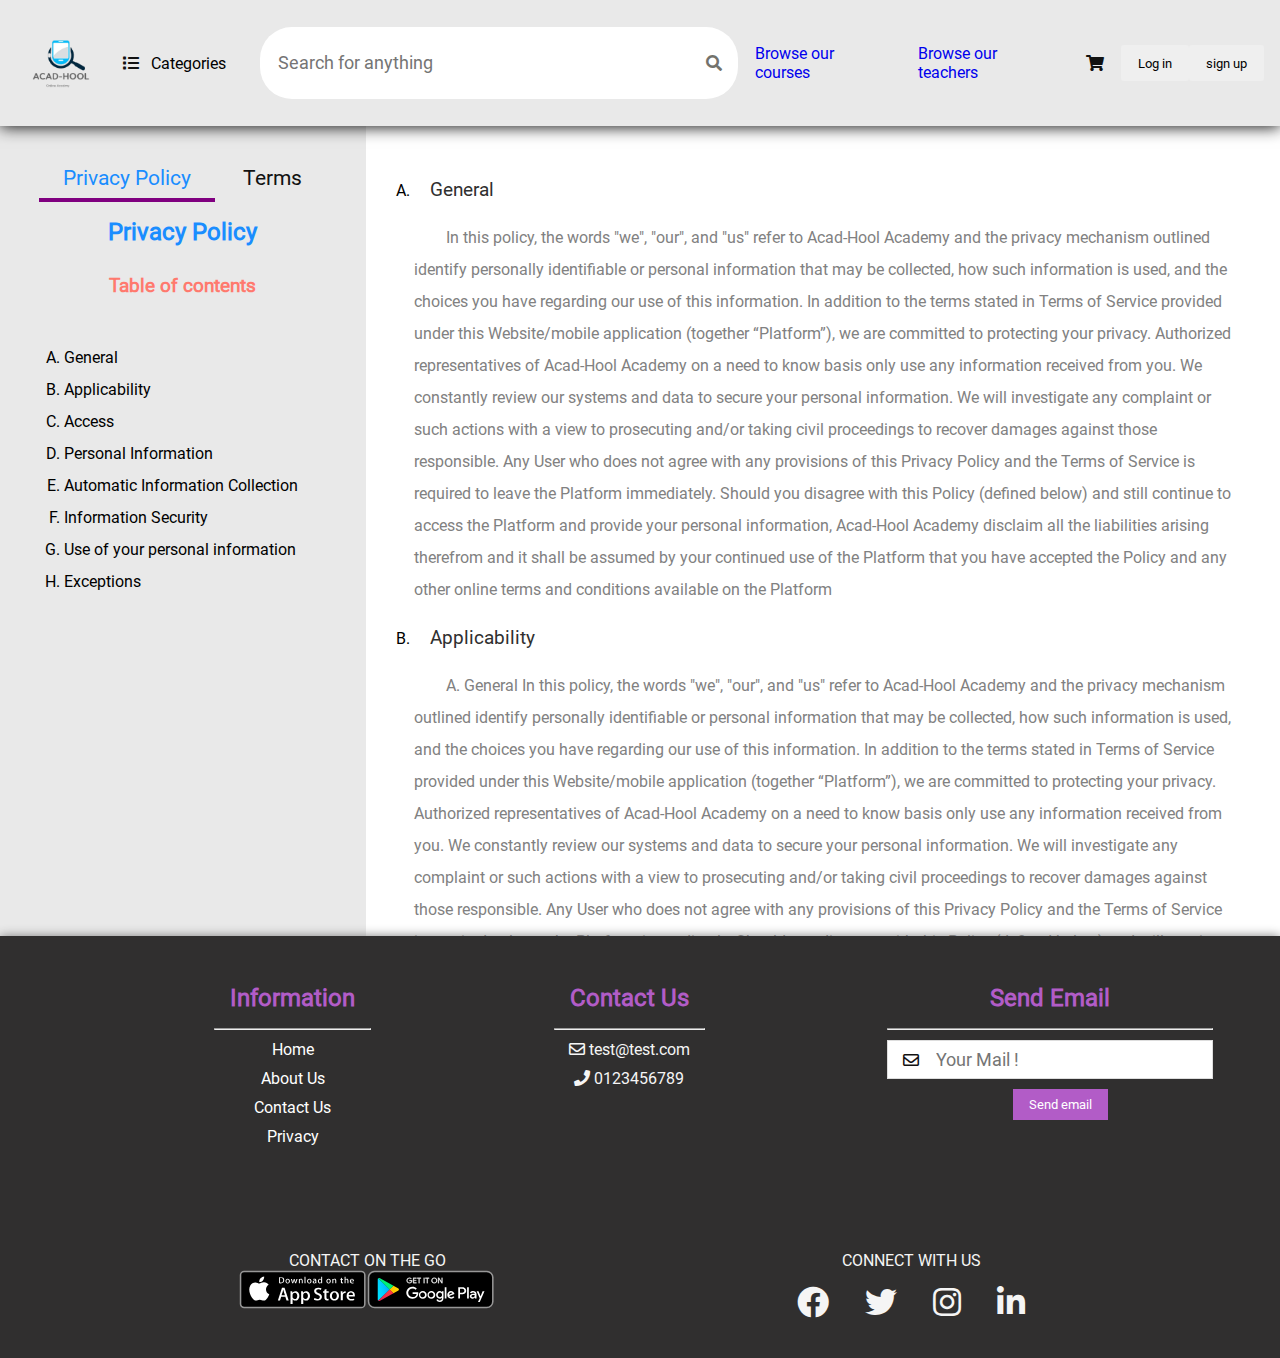
<file: privacy.html>
<!DOCTYPE html>
<html lang="en">
  <head>
    <meta charset="UTF-8" />
    <meta name="viewport" content="width=device-width, initial-scale=1.0" />
    <link rel="stylesheet" href="./style/common.css" />
    <link rel="stylesheet" href="./style/privacy&terms.css" />
    <title>Privacy & Terms</title>
    <link href="./fontawesome-free-5.15.1-web/css/all.css" rel="stylesheet" />
    <link rel="stylesheet" href="./style/privacy&terms-iframe.css" />
  </head>
  <body>
    <!-- start of header -->
    <header>
      <a href="index.html" ><img src="./media/logo.png" alt="logo" /></a>
      <div class="dropdown">
        <span style="display: block; width: 12vw;" class="hover-border-white"
          ><i class="fas fa-list"></i>
          <input
            type="button"
            onmouseover="showCategories()"
            class="categoriesbtn"
            value="Categories"
        /></ style="width: 30vw;">
        <div id="container" class="dropdown-content">
          <span>
            <input
              type="button"
              value="Primary School"
              class="categoriesbtn"
              onclick="showSecondryMenue(this.value)"
            />
            <i class="fas fa-arrow-right"></i>
            <div class="sub-menue" id="primary-links">
              <a href="firstgrade.html">first grade</a>
              <a href="secondgrade.html">second grade</a>
              <a href="thirdgrade.html">third grade</a>
              <a href="forthgrade.html">forth grade</a>
              <a href="fifthgrade.html">fifth grade</a>
              <a href="sixgrade.html">six grade</a>
            </div>
          </span>
          <span>
            <input
              type="button"
              value="Secondary School"
              class="categoriesbtn"
              onclick="showSecondryMenue(this.value)"
            />
            <i class="fas fa-arrow-right"></i>
            <div class="sub-menue" id="secondary-school-links">
              <a href="firstgrade.html">first grade</a>
              <a href="secondgrade.html">second grade</a>
              <a href="thirdgrade.html">third grade</a>
            </div>
          </span>
          <span>
            <input
              type="button"
              value="High School"
              class="categoriesbtn"
              onclick="showSecondryMenue(this.value)"
            /><i class="fas fa-arrow-right"></i>
            <div class="sub-menue" id="high-school-links">
              <a href="firstgrade.html">first grade</a>
              <a href="secondgrade.html">second grade</a>
              <a href="thirdgrade.html">third grade</a>
            </div></span
          ><span
            ><input
              type="button"
              value="Collage"
              class="categoriesbtn"
              onclick="showSecondryMenue(this.value)" /><i
              class="fas fa-arrow-right"
            ></i
          ></span>
        </div>
      </div>
      <span id="search-bar-header"
        ><input type="search" placeholder="Search for anything" />
        <i class="fas fa-search" id="search-icon"></i
      ></span>
      <span class="hover-border-white"
        ><a href="search_courses.html">Browse our courses</a></span
      >
      <span class="hover-border-white"
        ><a href="teacherprofile.html">Browse our teachers</a></span
      >
      <i class="fas fa-shopping-cart hover-border-white"></i>
      <input
        type="button"
        value="Log in"
        class="hover-border-white"
        onclick="window.open(`signin-up.html`, `_self`)"
      />
      <input
        type="button"
        value="sign up"
        class="hover-border-white"
        onclick="window.open(`signin-up.html` , `_self`)"
      />
    </header>
    <!-- end of header -->
    <aside>
      <span>
        <input
          type="button"
          class="btn-gnrl active-btn"
          value="Privacy Policy"
          id="privacy-btn"
        />
        <input type="button" class="btn-gnrl" value="Terms" id="terms-btn" />
      </span>
      <div class="content-control" id="privacy-contents">
        <h2>Privacy Policy</h2>
        <h3>Table of contents</h3>
        <ol>
          <li>General</li>
          <li>Applicability</li>
          <li>Access</li>
          <li>Personal Information</li>
          <li>Automatic Information Collection</li>
          <li>Information Security</li>
          <li>Use of your personal information</li>
          <li>Exceptions</li>
        </ol>
      </div>
      <div class="content-control hide" id="terms-content">
        <h2>Terms and Conditions</h2>
        <h3>Table of contents</h3>
        <ol>
          <li>About Noon Academy</li>
          <li>Noon Academy Platform</li>
          <li>Noon Academy Accounts</li>
          <li>Access, Permissions and Restrictions</li>
          <li>Content Use</li>
          <li>Content and Conduct</li>
          <li>Noon Academy Paid - Subscription</li>
          <li>Noon Academy Intellectual Property Right</li>
          <li>Refunds</li>
          <li>Electronic Communication</li>
        </ol>
      </div>
    </aside>
    <main>
      <ol id="terms-iframe" class="hide">
        <p>
          As updated on April 4, 2020 Welcome to the Noon Academy’s terms and
          condition. These terms and conditions (“Terms and Conditions”), are
          between Noon Academy and you, (hereinafter referred to as “You” or
          “Your” or “User(s)”). By accessing our website www.noonacademy.com
          (“Website”) and/or our app ‘Noon Academy Studnt App’ and/or ‘Noon
          Academy Teacher App’ (“Apps”), Website and Apps together shall be
          referred to as “Noon Academy Platform”, you agree to be bound by the
          provisions of these Terms and Conditions. Please read these Terms and
          Conditions, along with the Privacy Policy and all other rules and
          policies made available or published on Noon Academy Platform as they
          shall govern your use of the Noon Academy Platform. By using or
          visiting the Noon Academy Platform or any Noon Academy software, data
          feeds, and service provided to you on, from, or through the Noon
          Academy Platform, you signify your agreement to (1) these “Terms and
          Conditions”, (2) Noon Academy’s Privacy Policy and any other terms
          that are updated from time to time. If you do not agree to any of
          these terms, please do not use the Noon Academy Platform.
        </p>
        <li>
          <h3>About Noon Academy</h3>
          <p>
            The domain name, Website and the Apps are owned, registered and
            operated by Noon Education Holding Limited, a private company
            incorporated under the (Abu Dhabi Global Market ADGM), and having
            its registered office at office 2064, 24th Floor, Al sila Tower, Abu
            Dhabi Global Market Square – Almaryah Island, Abu Dhabi UAE ,
            (hereinafter referred to as “Noon Academy” or “ us” or “we” or “our”
            or “Company”).
          </p>
        </li>
        <li>
          <h3>Noon Academy Platform</h3>
          <p>
            These Terms and Conditions apply to all Users of the Noon Academy
            Platform, including educators/teachers who are also contributors of
            User Content on the Noon Academy Platform. The Noon Academy Platform
            includes all aspects of the Website and Apps which includes but is
            not limited to products, software and service offered via the Noon
            Academy Platform, such as the Noon Academy online platform, and any
            other service or application that Noon Academy introduces from time
            to time. Noon Academy Platform is an online platform that supports
            and facilitates the online delivery of live turning sessions and the
            creation of educational videos/or tutorials, by the Users of the
            Noon Academy Platform and acts as an intermediary between the
            educator/teacher and the User. A User may teach live sessions and/or
            create a video, audio clip or tutorial, by using the Noon Academy
            Platform. Such content broadcasted live or uploaded through the use
            of the Noon Academy Platform shall hereinafter be referred to as
            “User Content”. You agree and acknowledge that Noon Academy has no
            control over and assumes no responsibility for, the User Content and
            by using the Noon Academy Platform, you expressly relieve Noon
            Academy from any and all liability arising from the User Content.
            The Noon Academy Platform may include or contain links to any
            third-party websites that may or may not be owned or controlled by
            Noon Academy. Noon Academy has no control over, and assumes no
            responsibility for, the content, privacy policies, or practices of
            any third-party websites. In addition, Noon Academy will not and
            cannot censor or edit the content of any third-party site. By using
            the Noon Academy Platform, you expressly relieve Noon Academy from
            any and all liability arising from your use of any third-party
            website or services. However, we recommend that before you use any
            third-party services or website you read and understand the terms
            and conditions and privacy policy of each such website that you
            visit. Subject to these Terms and Conditions, Privacy Policy and all
            other other rules and policies made available or published
            elsewhere, Noon Academy hereby grants the you a non-exclusive,
            non-transferable, non-sublicensable, limited license to use the Noon
            Academy Platform in accordance with these Terms and Conditions. You
            agree and acknowledge that Noon Academy shall have the right at any
            time to change or discontinue any aspect or feature of the Noon
            Academy Platform, including, but not limited to, the User Content,
            hours of availability and equipment needed for access or use.
            Further, Noon Academy may discontinue disseminating any portion of
            information or category of information may change or eliminate any
            transmission method and may change transmission speeds or other
            signal characteristics. Noon Academy reserves the right to refuse
            access to the Noon Academy Platform, terminate Accounts, remove or
            edit contents without any notice to You.
          </p>
        </li>
        <li>
          <h3>Noon Academy Accounts</h3>
          <p>
            In order to access some of the features of the Noon Academy
            Platform, you may have to create your account with Noon Academy. You
            agree and confirm that you will never use another User’s account nor
            provide access to your account to any third-party. When creating
            your account, you confirm that the information so provided is
            accurate and complete. Further, you agree that you are solely
            responsible for the activities that occur on your account, and you
            shall keep your account password secure and not share the same with
            anyone. You must notify Noon Academy immediately of any breach of
            security or unauthorized use of your account. At no point in time
            will Noon Academy be liable for any losses caused by any
            unauthorized use of your account, you shall solely be liable for the
            losses caused to Noon Academy or others due to such unauthorized
            use, if any. Noon Academy takes no responsibility for any User
            Content that is uploaded on the Noon Academy Platform, and further,
            the User shall be solely responsible for his or her own actions in
            utilizing such User Content and availing the Noon Academy Platform
            provided herein.
          </p>
        </li>
        <li>
          <h3>Access, Permissions and Restrictions</h3>
          <p>
            Noon Academy hereby grants you permission to access and use the Noon
            Academy Platform as set forth in these Terms and Conditions,
            provided that: You agree not to distribute in any medium any part of
            the Noon Academy Platform or the content without Noon Academy’s
            prior written authorization. You agree not to alter or modify any
            part of the Noon Academy Platform. You agree not to access content
            of any other User through any technology or means. You agree not to
            use the Noon Academy Platform for any of the following commercial
            uses unless you obtain Noon Academy’s prior written approval: the
            sale of access to the Noon Academy Platform; the sale of
            advertising, sponsorships, or promotions placed on or within the
            Noon Academy Platform or content; or the sale of advertising,
            sponsorships, or promotions on any page or website that provide
            similar Noon Academy Platform as that of Noon Academy. You agree to
            receive installs and updates from time to time from Noon Academy.
            These updates are designed to improve, enhance and further develop
            the Noon Academy Platform and may take the form of bug fixes,
            enhanced functions, new software modules and completely new
            versions. You agree to receive such updates (and permit Noon Academy
            to deliver these to you) as part of your use of the Noon Academy
            Platform. You agree not to use or launch any automated system,
            including without limitation, “robots,” “spiders,” or “offline
            readers,” that accesses the Noon Academy Platform in a manner that
            sends more request messages to Noon Academy’s servers in a given
            period of time than a human can reasonably produce in the same
            period by using a conventional on-line web browser. Notwithstanding
            the foregoing, Noon Academy grants the operators of public search
            engines permission to use spiders to copy materials from the site
            for the sole purpose of and solely to the extent necessary for
            creating publicly available searchable indices of the materials, but
            not caches or archives of such materials. Noon Academy reserves the
            right to revoke these exceptions either generally or in specific
            cases at any time with or without providing any notice in this
            regard. You agree not to collect or harvest any personally
            identifiable information, including account names, from the Noon
            Academy Platform, nor to use the communication systems provided by
            the Noon Academy Platform (e.g., comments, email) for any commercial
            solicitation purposes. You agree not to solicit, for commercial
            purposes, any Users of the Noon Academy Platform with respect to
            User Content. You may post reviews, comments and other content; send
            other communications; and submit suggestions, ideas, comments,
            questions or other information as long as the content is not
            illegal, obscene, threatening, defamatory, invasive of privacy,
            infringement of intellectual property rights, or otherwise injurious
            to third parties or objectionable and does not consist of or contain
            software viruses, political campaigning, commercial solicitation,
            chain letters, mass mailings or any other form of spam. Further, you
            give Noon Academy limited, royalty free, worldwide, non-exclusive
            license to use the User Content and communication in developing its
            Noon Academy Platform and in any of its marketing or promotional
            activities. In your use of the Noon Academy Platform, you will at
            all times comply with all applicable laws and regulations. Noon
            Academy reserves the right to discontinue any aspect of the Noon
            Academy Platform at any time with or without notice at its sole
            discretion.
          </p>
        </li>
        <li>
          <h3>Content Use</h3>
          <p>
            In addition to the general restrictions mentioned above, the
            following limitation and conditions shall apply to your use of the
            Content. Noon Academy Content utilized on the Noon Academy Platform
            which shall include but not be limited to trademarks, service marks
            and logos (“Marks”), process, images, software, graphics are owned
            by or licensed to Noon Academy and subject to copyright and other
            intellectual property rights under the law. User Content is provided
            to you on an AS IS basis. You may access Content for your
            information and personal use solely as intended through the provided
            functionality on the Noon Academy Platform and as permitted under
            these Terms and Conditions. You shall not download any User Content
            unless you see a “download” or similar link displayed by Noon
            Academy on the Noon Academy Platform for that User Content. You
            shall not copy, reproduce, make available online or electronically
            transmit, publish, adapt, distribute, transmit, broadcast, display,
            sell, license, or otherwise exploit any User Content for any other
            purposes other than as provided herein without the prior written
            consent of Noon Academy or the respective licensors of the User
            Content. Noon Academy and its licensors reserve all rights not
            expressly granted in and to the Noon Academy Platform and the User
            Content. You agree not to circumvent, disable or otherwise interfere
            with security-related features of the Noon Academy Platform or
            features that prevent or restrict use or copying of any User Content
            or enforce limitations on use of the Noon Academy Platform or the
            User Content therein. You understand that when using the Noon
            Academy Platform, you will be exposed to User Content from variety
            of sources and by different Users, and that Noon Academy is not
            responsible for the accuracy, usefulness, safety, or intellectual
            property rights of or relating to such User Content. You further
            understand and acknowledge that you may be exposed to User Content
            that is inaccurate, offensive, indecent, or objectionable, and you
            agree to waive, and hereby do waive, any legal or equitable rights
            or remedies you have or may have against Noon Academy with respect
            thereto, and, to the extent permitted by applicable law, agree to
            indemnify and hold harmless Noon Academy, its owners, operators,
            affiliates, licensors, and licensees to the fullest extent allowed
            by law regarding all matters related to your use of the Noon Academy
            Platform.
          </p>
        </li>

        <li>
          <h3>Content and Conduct</h3>
          <p>
            As a Noon Academy User, you may submit User Content on the Noon
            Academy Platform, including videos, images and User comments. You
            understand that Noon Academy does not guarantee any confidentiality
            with respect to any User Content you submit. You shall be solely
            responsible for your own User Content and the consequences of
            submitting and publishing such User Content on the Noon Academy
            Platform. You affirm, represent, and warrant that you own or have
            the necessary licenses, rights, consents, and permissions to publish
            the User Content that you submit; and you grant limited license to
            Noon Academy to all patent, trademark, trade secret, copyright or
            other proprietary rights in and to such User Content for publication
            on the Noon Academy Platform pursuant to these Terms and Conditions
            for the duration the said User Content is available on Noon Academy
            Platform. For clarity, Noon Academy retains the ownership rights in
            your User Content. However, by submitting User Content to Noon
            Academy, you hereby grant Noon Academy a limited, worldwide,
            non-exclusive, royalty-free, sub-licenseable and transferable
            license to use, reproduce, distribute, display, publish, make
            available online or electronically transmit, the User Content in
            connection with the Noon Academy Platform and Noon Academy’s (and
            its successors’ and affiliates’) business, including without
            limitation for promoting and redistributing part or all of the Noon
            Academy Platform in any media formats and through any media
            channels. You also hereby grant each User of the Noon Academy
            Platform a limited, non-exclusive license to access your User
            Content through the Noon Academy Platform. The above licenses
            granted by you in the User Content you submit to the Noon Academy
            Platform terminate within a commercially reasonable time after you
            request Noon Academy to remove or delete your videos from the Noon
            Academy Platform provided you pay the mutually agreed amount that
            Noon Academy incurred in providing the Noon Academy Platform to you.
            You understand and agree, however, that Noon Academy may retain, but
            not display, distribute, or perform, server copies of your videos
            that have been removed or deleted. The above licenses granted by you
            in User comments and testimonial you submit are perpetual and
            irrevocable. You further agree that User Content you submit on the
            Noon Academy Platform will not contain third party copyrighted
            material, or material that is subject to other third party
            proprietary rights, unless you have permission from the rightful
            owner of the material or you are otherwise legally entitled to post
            the material and to grant Noon Academy all of the license rights
            granted herein. Furthermore, you confirm that the User Content
            uploaded by you is not: False, inaccurate or misleading; Infringe
            any third party’s copyright, patent, trademark, trade secret or
            other proprietary rights or rights of publicity or privacy; Violate
            any law, statue, ordinance or regulation; defamatory, unlawfully
            threatening or unlawfully harassing; obscene or contain pornography.
            Contain any viruses, trojan horses, worms, cancelbots or other
            computer programming routines that may damage, detrimentally
            interfere with, surreptitiously intercept or expropriate any system,
            data or personal information. You understand and confirm that you
            shall not during your use of the Noon Academy Platforms at any time
            post or publish any content, comments or act in any way which will
            amount to harassment of any other User, whether a learner or an
            educator. If at any given point it comes to the notice of Noon
            Academy that you are engaged in any kind of harassment of other
            Users, then in such a case you agree that Noon Academy shall have
            the sole right to suspend/terminate your account with immediate
            effect and without any notice of such suspension or termination and
            we also reserve the right in our sole discretion to initiate any
            legal proceedings against you in such cases. Noon Academy at its
            sole discretion may process any audio or audio-visual content
            uploaded by you to the Noon Academy Platform to confirm if the same
            is in accordance with the Noon Academy internal quality requirements
            and is compatible with the Noon Academy Platform. Noon Academy does
            not endorse any User Content submitted on the Noon Academy Platform
            by any User or other licensor, or any opinion, recommendation, or
            advice expressed therein, and Noon Academy expressly disclaims any
            and all liability in connection with User Content. Noon Academy does
            not permit copyright infringing activities and infringement of
            intellectual property rights on the Noon Academy Platform, and Noon
            Academy will remove all User Content if properly notified that such
            Content infringes on another’s intellectual property rights. Noon
            Academy reserves the right to remove User Content without prior
            notice if it has reason to believe that the User Content infringes
            any copyright.
          </p>
        </li>
        <li>
          <h3>Noon Academy Paid - Subscription</h3>
          <p>
            Please refer to Noon Academy Paid – Subscription terms and
            conditions to know more about the terms that shall govern your
            subscription. Noon Academy Paid – Subscription is exclusive for the
            Users who have subscribed. You shall not give any unauthorized
            access or distribute or reproduce the Educational Content (as
            defined in the Subscription terms and conditions) to a third party.
            In the event that Noon Academy becomes aware of any Users giving
            unauthorized access to any third party or distributing or
            reproducing any Educational Content to or any third-party channel or
            media, Noon Academy reserves the right to suspend or terminate the
            said User’s account with immediate effect.
          </p>
        </li>
        <li>
          <h3>Noon Academy Intellectual Property Right</h3>
          <p>
            The Noon Academy Platform, the processes, and their selection and
            arrangement, including but not limited to all text, graphics, User
            interfaces, visual interfaces, sounds and music (if any), artwork
            and computer code on the Noon Academy Platform is owned and
            controlled by Noon Academy and the design, structure, selection,
            coordination, expression, look and feel and arrangement of such
            content mentioned hereinabove is protected by copyright, patent and
            trademark laws, and various other national and international IPR
            laws and regulations. For clarity, content in the above sentence
            shall not include User Content. Unless otherwise indicated or
            anything contained to the contrary, or any proprietary material
            owned by a third-party and so expressly mentioned, Noon Academy owns
            all IPR to and into the trademark “NOONACADEMY”, “NOON ACADEMY” and
            the Noon Academy Platform. The mark “Noon Academy” is the sole
            property of Noon Academy. Reproduction in whole or in part of the
            same is strictly prohibited unless used with an express written
            permission from Noon Academy.
          </p>
        </li>
        <li>
          <h3>Refunds</h3>
          <p>
            Any refunds that are to be processed shall be processed in
            accordance with Noon Academy’s refund policy.
          </p>
        </li>
        <li>
          <h3>Electronic Communication</h3>
          <p>
            When you visit Noon Academy Platform or send email to us, you are
            communicating with us electronically. By communicating with us, you
            consent to receive communication from us electronically. We will
            communicate with you by email or posting notices on Noon Academy
            Platform. You agree that all agreements, notices, disclosures,
            disclaimers, offers and other communications that are provided to
            you electronically satisfy any legal requirement that such
            communication should be in writing.
          </p>
        </li>
      </ol>
      <ol id="privacy-iframe">
        <li>
          <h3>General</h3>
          <p>
            In this policy, the words "we", "our", and "us" refer to Acad-Hool
            Academy and the privacy mechanism outlined identify personally
            identifiable or personal information that may be collected, how such
            information is used, and the choices you have regarding our use of
            this information. In addition to the terms stated in Terms of
            Service provided under this Website/mobile application (together
            “Platform”), we are committed to protecting your privacy. Authorized
            representatives of Acad-Hool Academy on a need to know basis only
            use any information received from you. We constantly review our
            systems and data to secure your personal information. We will
            investigate any complaint or such actions with a view to prosecuting
            and/or taking civil proceedings to recover damages against those
            responsible. Any User who does not agree with any provisions of this
            Privacy Policy and the Terms of Service is required to leave the
            Platform immediately. Should you disagree with this Policy (defined
            below) and still continue to access the Platform and provide your
            personal information, Acad-Hool Academy disclaim all the liabilities
            arising therefrom and it shall be assumed by your continued use of
            the Platform that you have accepted the Policy and any other online
            terms and conditions available on the Platform
          </p>
        </li>
        <li>
          <h3>Applicability</h3>
          <p>
            A. General In this policy, the words "we", "our", and "us" refer to
            Acad-Hool Academy and the privacy mechanism outlined identify
            personally identifiable or personal information that may be
            collected, how such information is used, and the choices you have
            regarding our use of this information. In addition to the terms
            stated in Terms of Service provided under this Website/mobile
            application (together “Platform”), we are committed to protecting
            your privacy. Authorized representatives of Acad-Hool Academy on a
            need to know basis only use any information received from you. We
            constantly review our systems and data to secure your personal
            information. We will investigate any complaint or such actions with
            a view to prosecuting and/or taking civil proceedings to recover
            damages against those responsible. Any User who does not agree with
            any provisions of this Privacy Policy and the Terms of Service is
            required to leave the Platform immediately. Should you disagree with
            this Policy (defined below) and still continue to access the
            Platform and provide your personal information, Acad-Hool Academy
            disclaim all the liabilities arising therefrom and it shall be
            assumed by your continued use of the Platform that you have accepted
            the Policy and any other online terms and conditions available on
            the Platform. B. Applicability This privacy policy (“Policy”)
            applies to all Users who access the Platform and are therefore
            required to read and understand the Policy before submitting any
            Personal Information (defined hereinafter). If you have
            inadvertently submitted any Personal Information to Acad-Hool
            Academy prior to reading the Policy statements set out herein, and
            you do not agree with the manner in which the Personal Information
            is collected, stored or used, then you may access, modify and delete
            all information stored about You by writing to us at
            support@noonacademy.com. Acad-Hool Academy is keeping personal data
            of the User, and every User is also entitled to require Acad-Hool
            Academy to delete and destroy all such information (but not that of
            other Users). This Policy applies to the Platform and any other
            services that are owned and operated by Acad-Hool Academy. Third
            party websites may place their own cookies or other files on the
            Users' computer, collect data or solicit personal information from
            the Users, for which Acad-Hool Academy is not responsible or liable.
            Accordingly, Acad-Hool Academy does not make any representations
            concerning the privacy practices or policies of such third parties
            or terms of use of such websites, nor does Acad-Hool Academy
            guarantee the accuracy, integrity, or quality of the information,
            data, text, software, sound, photographs, graphics, videos, messages
            or other materials available on such websites. The inclusion or
            exclusion does not imply any endorsement by Acad-Hool Academy of the
            website, the website's provider, or the information on the website.
            Acad-Hool Academy encourages the User to read the privacy policies
            of that such website. Acad-Hool Academy has taken all reasonable
            precautions to treat Personal Information as confidential with
            industry standards that it has implemented to protect from
            unauthorized access, improper use or disclosure, modification and
            unlawful destruction or accidental loss of the Personal Information
          </p>
        </li>
        <li>
          <h3>Access</h3>
          <p>
            User are allowed to access the Platform, join groups, and avail
            services available with Acad-Hool Academy as a guest and without
            creating an account on the Platform or providing any Personal
            Information, Noon Academy takes no responsibility or validate the
            information provided by the guest, except as otherwise required
            under any law, regulation or an order of competent authority. In
            order to have access to all the features and benefits on our
            Platform, a User is required to first create an account on our
            Platform. To create an account, a User is required to provide
            Personal Information as may be required during the time of
            registration. Other information requested on the registration page,
            including the ability to receive promotional offers from Noon
            Academy, is optional. Acad-Hool Academy may, in future, include
            other optional requests for information from the User to help
            Acad-Hool Academy to customize the Platform to deliver personalized
            information to the User. Without User's agreement, Acad-Hool Academy
            will not share, rent or sell any Personal Information with third
            parties in any way other than what is disclosed in this Policy.
            Acad-Hool Academy may keep records of telephone calls received and
            made for making enquiries, registered courses, feedback or other
            purposes for the purpose of rendering services effectively and
            efficiently.
          </p>
        </li>
        <li>
          <h3>Personal Information</h3>
          <p>
            Personal Information” shall mean the information which identifies
            the User, name, identification number, email address, age, phone
            number, password or any financial account information provided to
            Acad-Hool Academy at the time of registration or any time
            thereafter.
          </p>
        </li>
        <li>
          <h3>Automatic Information Collection</h3>
          <p>
            Our system collects information that is sent over the internet
            without your control. Some examples of the information we collect
            and analyse include the Internet protocol (IP) address used to
            connect your computer to the internet; login; email; password;
            computer and connection information such as browser type and
            version, operating system, and platform; groups enrolled history,
            which we sometimes aggregate with similar information from other
            users to create features, reports such as popular courses, most used
            features etc; the full Uniform Resource Locator (URL) click stream
            to, and from our Platform, including date and time; cookie number;
            courses or videos you viewed or searched for; the email id you used
            to call our customer service. During some visits we may use software
            tools such as JavaScript to measure and collect session information,
            including page response times, download errors, length of visits to
            certain page, course and videos, page interaction information (such
            as scrolling, clicks and mouse overs), and methods used to browse
            away from the page.
          </p>
        </li>
        <li>
          <h3>Information Security</h3>
          <p>
            To protect the security of your Personal information during
            transmission, we use Secure Sockets Layer (SSL) software, which
            encrypts information you input. To prevent unauthorized access to
            sensitive information, it is important for you to monitor those who
            have access to your password and to your computer, laptop or any
            other device through which your account can be accessed. Be sure to
            sign off when finished while using a shared computer.
          </p>
        </li>
        <li>
          <h3>Use of your personal information</h3>
          <p>
            While availing our services you will provide access to Acad-Hool
            Academy with your Personal Information. If that information is
            wrong, you can request us to modify or delete the same. Acad-Hool
            Academy will take all reasonable measures to ensure that the
            Personal Information is modified and used for rendering services to
            you and as otherwise in compliance with laws. When editing or
            deleting Personal Information, we may ask you to verify your
            identity before we can act on your request. Acad-Hool Academy may at
            its discretion reject any request that is contrary to law, requires
            un-reasonable technical efforts. We do not assure that we will
            delete all residual copies and archives made by any third party
            without our knowledge and consent. Acad-Hool Academy shall use your
            Personal Information to communicate with you. The said communication
            can either be by emails. If at any time you wish to not receive any
            communication from our end you can opt-out of the same by writing to
            us on support@noonacademy.com.
          </p>
        </li>
        <li>
          <h3>Exceptions</h3>
          <p>
            Your Personal Information may be shared with third parties who have
            a need or authority to receive such information, if we have a
            good-faith belief that access, use, preservation or disclosure of
            the information is reasonably necessary to comply with (i) in
            response to any authority having to receive such information under
            law (ii) any order of court (iii) detect, prevent, or otherwise
            address fraud, security or technical issues (iv) protect against
            harm to the rights, property or safety of Acad-Hool Academy, our
            users or the public as required or permitted by law. User choices
            with regard to access of information Acad-Hool Academy does not make
            any unsolicited calls or otherwise market any products or services,
            except for in relation to the purpose for which such information has
            been provided or taking any feedback, addressing any complaints,
            informing you about new features or free/paid courses. User shall
            not disclose their Personal Information to any third parties that us
            not authorised by Acad-Hool Academy and verify the identity of such
            person who seek information. Acad-Hool Academy will communicate with
            the Users through call, SMS, email or notices posted on the Platform
            or through any other means available, which shall include but not be
            limited to text, other forms of messaging, calls etc. The Users can
            change their e-mail and contact preferences at any time by logging
            into their account or by emailing at support@noonacademy.com.
            Acad-Hool Academy may, if you so choose, send direct mailers to you
            at the address given by you. You have the option to 'opt-out' of
            this direct mailer by way of links provided at the bottom of each
            mailer. We respect your privacy and to the extent that you choose
            not to receive such mailers, we will take all steps to remove you
            from the list. Should you evidence any violation of our terms and
            policies, please write to us at support@noonacademy.com and report
            such incident. All the information provided to Acad-Hool Academy by
            you, you as a User confirms that the same including sensitive
            Personal Information, is true, accurate and voluntary. User has the
            right to withdraw information at any time, in accordance with the
            terms of this Policy and the Terms of Service. Report, Analysis &
            Confidentiality Acad-Hool Academy may have to use Personal
            Information without reference to any persona or identity for
            research, statistical analysis and business intelligence purpose and
            may transfer such research, statistical or intelligence data in an
            aggregated or non-personally identifiable form to third parties and
            affiliates. All Acad-Hool Academy employees and data processors, who
            have access to, and are associated with the processing of sensitive
            personal data or information, are obliged to respect the
            confidentiality of every User's sensitive personal data and
            information. Sharing of Information Acad-Hool Academy may also
            disclose or transfer User's personal and other information which a
            User provides, to another third party as part of reorganization or a
            sale of the assets of Acad-Hool Academy corporation division or
            company. Any third party to which Acad-Hool Academy transfers or
            sells its assets will have the right to continue to use the personal
            and other information that a User provide to us. To the extent
            necessary to provide Users with the services on the Platform,
            Acad-Hool Academy may provide User’s Personal Information to third
            party contractors who work on behalf of or with Acad-Hool Academy to
            provide Users with such services, to help Acad-Hool Academy
            communicate with Users or to maintain the Platform. Generally, these
            contractors do not have any independent right to share this
            information, however certain contractors who provide services on the
            Platform, including the providers of online communications services,
            online payment gateway services, will have rights to use and
            disclose the Personal Information collected in connection with the
            provision of these services in accordance with their own privacy
            policies. Revision of terms & Grievance reporting Acad-Hool Academy
            may update or amend this Policy at any time, with or without advance
            notice. In the event there are significant changes in the way
            Acad-Hool Academy treats User's personally identifiable information,
            Acad-Hool Academy will display a notice on the Platform or send
            Users an email. Acad-Hool Academy's current Policy to all
            information that Acad-Hool Academy has about Users and their
            account. Notwithstanding the above, Acad-Hool Academy shall not be
            required to notify the Users of any changes made to the privacy
            policy. Should you have any concern or reject the changes in the
            privacy policy you can refuse to accept the amendments and opt for
            withdrawing your Personal Information by writing to us at
            support@noonacademy.com. If you have any compliant or grievances
            with respect to Website or Privacy Policy please write to us
            support@noonacademy.com
          </p>
        </li>
      </ol>
    </main>
    <!-- start of footer -->
    <footer style="grid-column-start: 1; grid-column-end: 3" id="outer-footer">
      <footer>
        <!-- Start Single Footer Widget -->
        <div class="class_div">
          <div style="text-align: center">
            <h2 style="color: rgb(178, 92, 199)">Information</h2>
            <hr />

            <ul>
              <li><a href="./index.html">Home</a></li>
              <li><a href="./about_us.html">About Us</a></li>
              <li><a href="./contact_us.html">Contact Us</a></li>
              <li><a href="./privacy.html">Privacy</a></li>
            </ul>
          </div>

          <div style="text-align: center">
            <h2 style="color: rgb(178, 92, 199)">Contact Us</h2>
            <hr />
            <ul>
              <li><i class="far fa-envelope"></i> test@test.com</li>
              <li><i class="fas fa-phone"></i> 0123456789</li>
            </ul>
          </div>

          <div style="text-align: center">
            <h2 style="color: rgb(178, 92, 199)">Send Email</h2>
            <hr />
            <ul>
              <li style="position: relative">
                <i
                  class="far fa-envelope"
                  style="
                    position: absolute;
                    left: 1rem;
                    color: #121212;
                    z-index: 1;
                    top: 50%;
                    transform: translateY(-50%);
                  "
                ></i>
                <input type="text" placeholder="Your Mail !" id="input1" />
              </li>
              <li>
                <input type="button" value="Send email" id="button1" />
              </li>
            </ul>
          </div>
        </div>
      </footer>
      <div id="lower-footer">
        <div class="lower-fotter-div">
          <span> CONTACT ON THE GO</span>
          <span id="img-footer">
            <img src="./media/app-store.svg" />
            <img src="./media/google-play.svg" />
          </span>
        </div>
        <div class="lower-fotter-div">
          <span> CONNECT WITH US</span>
          <p>
            <i class="fab fa-facebook"></i>
            <i class="fab fa-twitter"></i>
            <i class="fab fa-instagram"></i>
            <i class="fab fa-linkedin-in"></i>
          </p>
        </div>
      </div>
    </footer>
    <!-- end of footer -->
    <script src="./scripts/privacy.js"></script>
    <script src="./scripts/home.js"></script>
  </body>
</html>
</file>
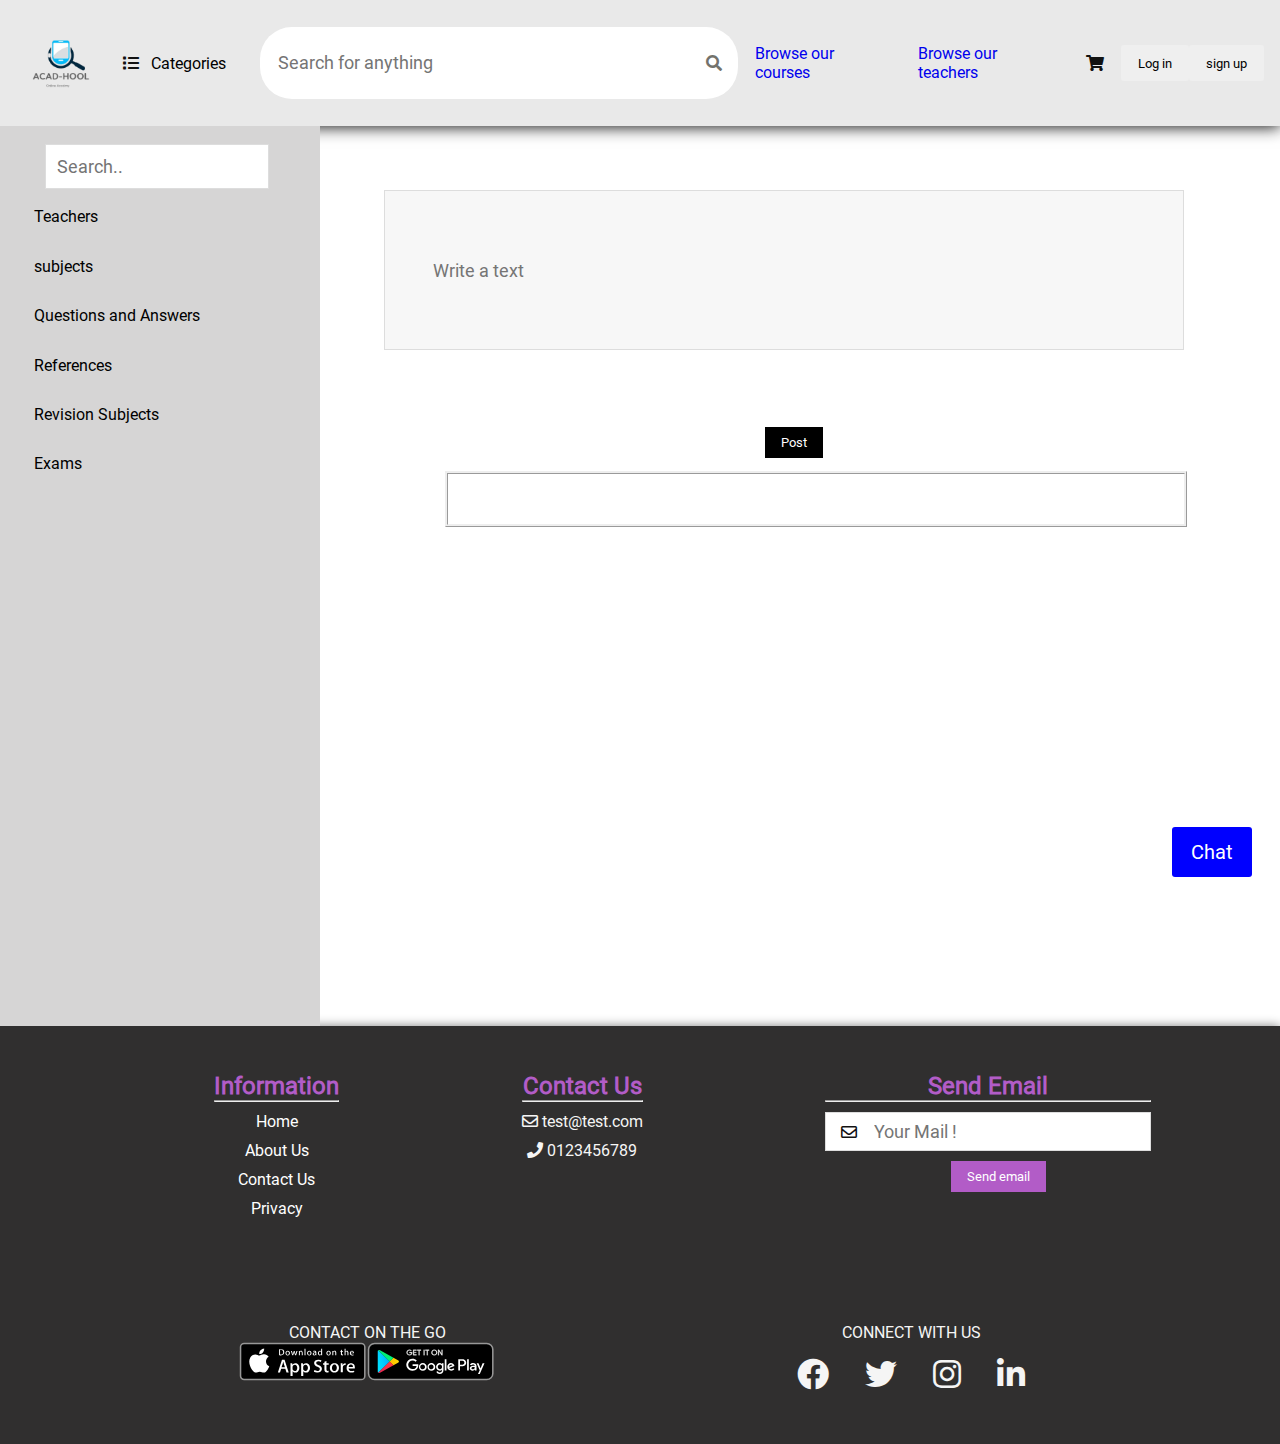
<file: Q_A.html>
<!DOCTYPE html>
<html lang="en">
<head>
    <meta charset="UTF-8">
    <meta name="viewport" content="width=device-width, initial-scale=1.0">
    <title>Questions & Answers</title>
    <link rel="stylesheet" href="./style/common.css" />
    <link rel="stylesheet" href="./style/home.css" />
    <link rel="stylesheet" href="./style/Q_AAA.css" />
    <link href="./fontawesome-free-5.15.1-web/css/all.css" rel="stylesheet" />
    <link rel="stylesheet" href="./style/chat.css" />
    <link rel="stylesheet" href="./style/searchcourses.css" />
</head>
<body>
      <header>
        <a href="index.html" ><img src="./media/logo.png" alt="logo" /></a>
        <div class="dropdown">
          <span style="display: block; width: 12vw;" class="hover-border-white"
            ><i class="fas fa-list"></i>
            <input
              type="button"
              onmouseover="showCategories()"
              class="categoriesbtn"
              value="Categories"
          />
          <div id="container" class="dropdown-content">
            <span>
              <input
                type="button"
                value="Primary School"
                class="categoriesbtn"
                onclick="showSecondryMenue(this.value)"
              />
              <i class="fas fa-arrow-right"></i>
              <div class="sub-menue" id="primary-links">
                <a href="firstgrade.html">first grade</a>
                <a href="secondgrade.html">second grade</a>
                <a href="thirdgrade.html">third grade</a>
                <a href="forthgrade.html">forth grade</a>
                <a href="fifthgrade.html">fifth grade</a>
                <a href="sixgrade.html">six grade</a>
              </div>
            </span>
            <span>
              <input
                type="button"
                value="Secondary School"
                class="categoriesbtn"
                onclick="showSecondryMenue(this.value)"
              />
              <i class="fas fa-arrow-right"></i>
              <div class="sub-menue" id="secondary-school-links">
                <a href="firstgrade.html">first grade</a>
                <a href="secondgrade.html">second grade</a>
                <a href="thirdgrade.html">third grade</a>
              </div>
            </span>
            <span>
              <input
                type="button"
                value="High School"
                class="categoriesbtn"
                onclick="showSecondryMenue(this.value)"
              /><i class="fas fa-arrow-right"></i>
              <div class="sub-menue" id="high-school-links">
                <a href="firstgrade.html">first grade</a>
                <a href="secondgrade.html">second grade</a>
                <a href="thirdgrade.html">third grade</a>
              </div></span
            ><span
              ><input
                type="button"
                value="Collage"
                class="categoriesbtn"
                onclick="showSecondryMenue(this.value)" /><i
                class="fas fa-arrow-right"
              ></i
            ></span>
          </div>
        </div>
        <span id="search-bar-header"
          ><input type="search" placeholder="Search for anything" />
          <i class="fas fa-search" id="search-icon"></i
        ></span>
        <span class="hover-border-white"
          ><a href="search_courses.html">Browse our courses</a></span
        >
        <span class="hover-border-white"
          ><a href="teacherprofile.html">Browse our teachers</a></span
        >
        <i class="fas fa-shopping-cart hover-border-white"></i>
        <input
          type="button"
          value="Log in"
          class="hover-border-white"
          onclick="window.open(`signin-up.html`, `_self`)"
        />
        <input
          type="button"
          value="sign up"
          class="hover-border-white"
          onclick="window.open(`signin-up.html` , `_self`)"
        />
      </header>

      <main>
        <aside class="asid_Q_A">
          <div class="row">
            <div class="left">
              <input type="text" id="Search" onkeyup="Search_k()" placeholder="Search.." title="Type in a category">
              <div id="DropMenu">
                <li><a href="#"  onclick="Sub_ul1()">Teachers</a></li>
                <div style="background-color:rgb(238, 238, 238);"> 
                <ul  id="DropMenu2">
                  <li ><a href="#">Alaa
                    <span class="fa fa-star checked"></span>
                    <span class="fa fa-star checked"></span>
                    <span class="fa fa-star checked"></span>
                    <span class="fa fa-star"></span>
                    <span class="fa fa-star"></span>
                  </a>
                  </li>
                 
                  <li><a href="#">Ahmed
                    <span class="fa fa-star checked"></span>
                    <span class="fa fa-star checked"></span>
                    <span class="fa fa-star checked"></span>
                    <span class="fa fa-star"></span>
                    <span class="fa fa-star"></span>
                  </a>
                  </li>
                  <li><a href="#">Sara
                    <span class="fa fa-star checked"></span>
                    <span class="fa fa-star checked"></span>
                    <span class="fa fa-star checked"></span>
                    <span class="fa fa-star"></span>
                    <span class="fa fa-star"></span>
                  </a>
                  </li>
                  <li><a href="#">Fady
                    <span class="fa fa-star checked"></span>
                    <span class="fa fa-star checked"></span>
                    <span class="fa fa-star checked"></span>
                    <span class="fa fa-star"></span>
                    <span class="fa fa-star"></span>
                  </a>
                  </li>
                  <li><a href="#">Abnoub
                    <span class="fa fa-star checked"></span>
                    <span class="fa fa-star checked"></span>
                    <span class="fa fa-star checked"></span>
                    <span class="fa fa-star"></span>
                    <span class="fa fa-star"></span>
                  </a></li>
                </ul>
              </div>
  
              <div>
                <li><a href="#"  onclick="Sub_ul2()" >subjects</a></li>
                <ul  id="DropMenu3" style="background-color:rgb(238, 238, 238);">
                  <li><a href="#">Arabic</a></li>
                  <li><a href="#">Math</a></li>
                  <li><a href="#">Camistry</a></li>
                </ul>
                <li><a href="./Q_A.html">Questions and Answers</a></li>
                <li><a href="#">References</a></li>
                <li><a href="#" onclick="Sub_ul3()">Revision Subjects</a></li>
                <ul  id="DropMenu4" style="background-color:rgb(238, 238, 238);">
                  <li><a href="#">Primary stage</a></li>
                  <li><a href="#">middle School</a></li>
                  <li><a href="#">High school</a></li>
                </ul>
                <li><a href="#">Exams</a></li>
              </ul>
            </div>
          </div>
        </aside>

        <div class="Q_A">

            <input type="text" id="input_Q_A" placeholder="Write a text">
            <input type="button" value="Post" id="button2" onclick="Write_QUestion()">
            <div id="Q_A1">

            </div>
      </div>

      <!-- Start Chat-->
      <input
      type="button"
      value="Chat"
      name="chat"
      class="open-button"
      onclick="openchat()"
    />

    <div class="chat-popup" id="FormHandler">
      <h1><span style="color:rgb(170, 67, 170);">AcadHool</span> Chat</h1>
      <div id="msgs-container">
        <div class="container">
          <label>no3man</label>
          <p>azyk ya fady</p>
          <span class="timeNo3man">11:00</span>
        </div>

        <div class="container fady">
          <label>fady</label>
          <p>no3man azyk 3aml eh</p>
          <span class="timeFady">11:01</span>
        </div>

        <div class="container">
          <label>no3man</label>
          <p>ana zy l foool</p>
          <span class="timeNo3man">11:02</span>
        </div>
      </div>
      <textarea
        placeholder="texting with your teacher....."
        name="msg"
        id="msgTextArea"
        required
      ></textarea>
<div class="btn1">
  <i class="fas fa-times" id ="fCansle"></i>
     <input
        type="button"
        name="close"
        class="btn cancel"
        onclick="closechat()"
      />
      <i class="fas fa-paper-plane" id="fSend" ></i>
      <input
        type="button"
        onclick="messageHandler()"
        name="send"
        class="btn"
      />
    </div>
  </div>
      <!-- End Chat-->
    </main>
        <!-- start of footer -->
    <footer style="padding-top: 30px; padding-bottom: 30px" id="outer-footer">
        <footer>
          <!-- Start Single Footer Widget -->
          <div class="class_div">
            <div style="text-align: center">
              <h2 style="color: rgb(178, 92, 199)">Information</h2>
              <hr />
  
              <ul>
                <li><a href="#">Home</a></li>
                <li><a href="#">About Us</a></li>
                <li><a href="#">Contact Us</a></li>
                <li><a href="./privacy.html">Privacy</a></li>
              </ul>
            </div>
  
            <div style="text-align: center">
              <h2 style="color: rgb(178, 92, 199)">Contact Us</h2>
              <hr />
              <ul>
                <li><i class="far fa-envelope"></i> test@test.com</li>
                <li><i class="fas fa-phone"></i> 0123456789</li>
              </ul>
            </div>
  
            <div style="text-align: center">
              <h2 style="color: rgb(178, 92, 199)">Send Email</h2>
              <hr />
              <ul>
                <li style="position: relative">
                  <i
                    class="far fa-envelope"
                    style="
                      position: absolute;
                      left: 1rem;
                      color: #121212;
                      z-index: 1;
                      top: 50%;
                      transform: translateY(-50%);
                    "
                  ></i>
                  <input type="text" placeholder="Your Mail !" id="input1" />
                </li>
                <li>
                  <input type="button" value="Send email" id="button1" />
                </li>
              </ul>
            </div>
          </div>
        </footer>
        <div id="lower-footer">
          <div class="lower-fotter-div">
            <span> CONTACT ON THE GO</span>
            <span id="img-footer">
              <img src="./media/app-store.svg" />
              <img src="./media/google-play.svg" />
            </span>
          </div>
          <div class="lower-fotter-div">
            <span> CONNECT WITH US</span>
            <p>
              <i class="fab fa-facebook"></i>
              <i class="fab fa-twitter"></i>
              <i class="fab fa-instagram"></i>
              <i class="fab fa-linkedin-in"></i>
            </p>
          </div>
        </div>
      </footer>
      <!-- end of footer -->
      <script src="./scripts/JS_Q_A.js"></script>
      <script src="./scripts/multipagesslider.js"></script>
      <script src="./scripts/home.js"></script>
      <script src="./scripts/chat.js"></script>
      <script src="./scripts/Searching_JavaScript.js"></script> 
</body>
</html>
</file>
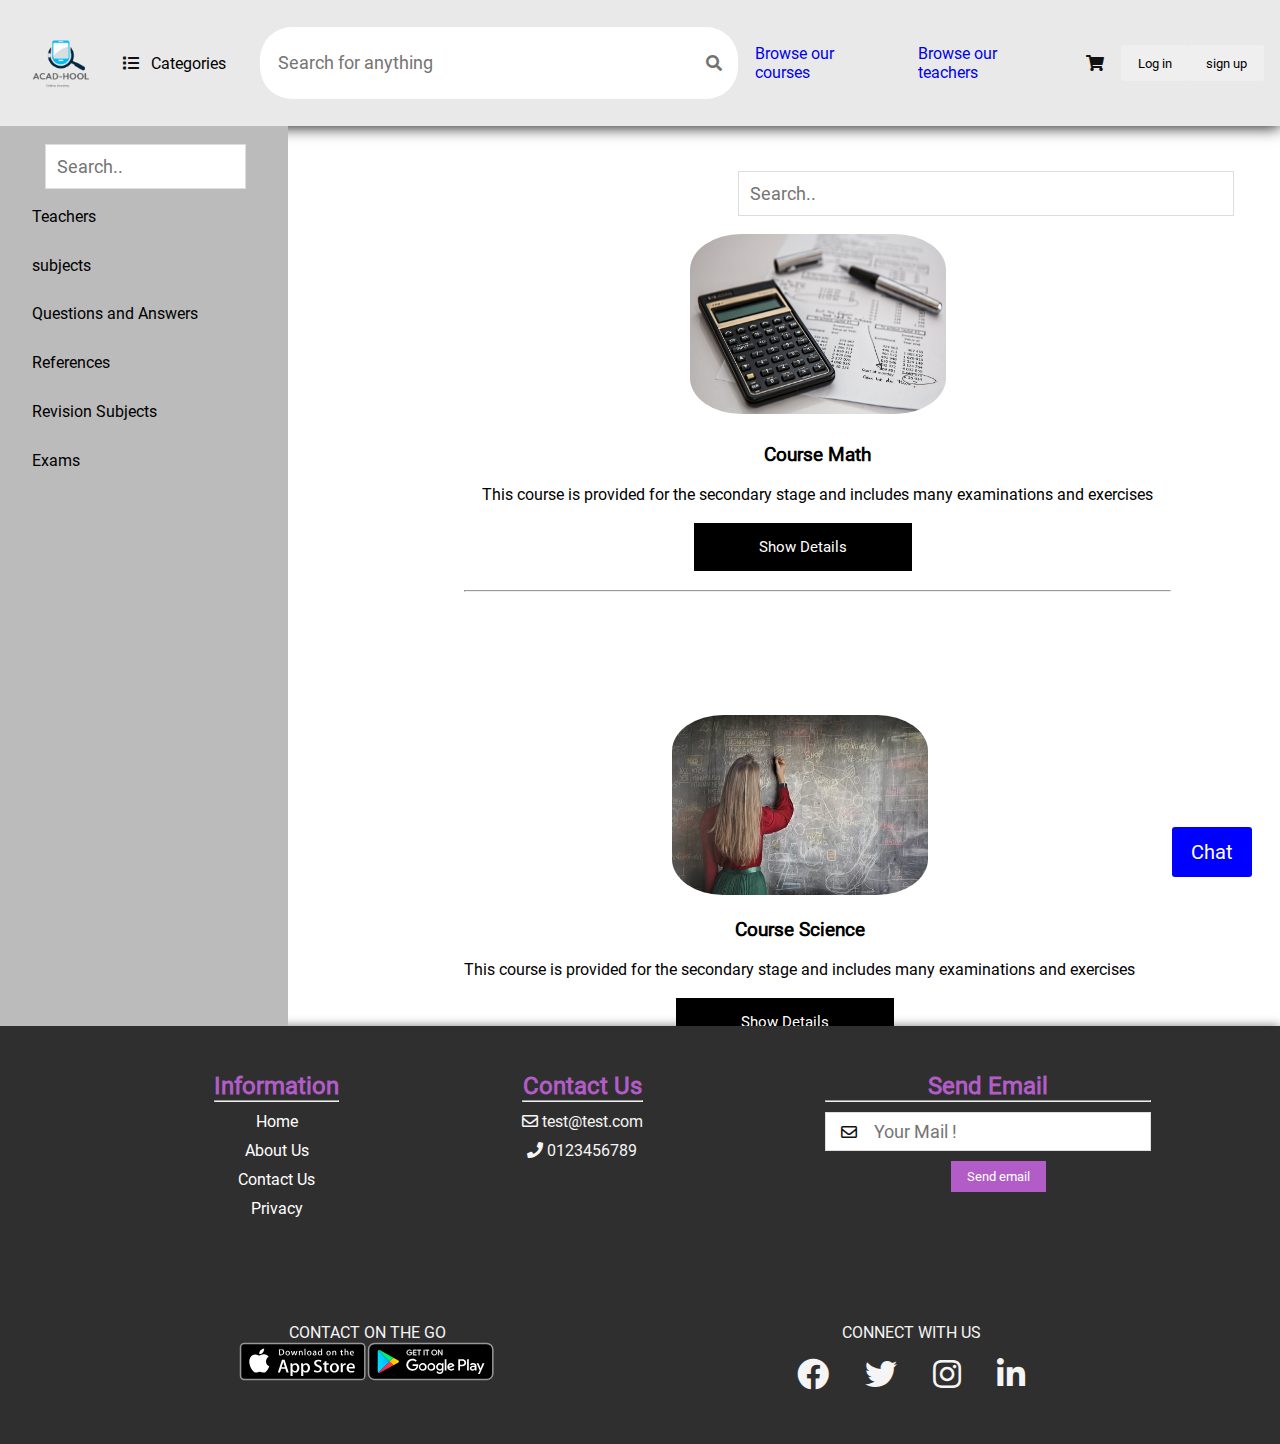
<file: search_courses.html>
<!DOCTYPE html>
<html lang="en">
<head>
  <meta charset="UTF-8">
  <meta name="viewport" content="width=device-width, initial-scale=1.0">
  <title>Search</title>
  <link rel="stylesheet" href="./style/searchcourses.css" />
  <link href="./fontawesome-free-5.15.1-web/css/all.css" rel="stylesheet" />
  <link rel="stylesheet" href="./style/common.css">
  <link rel="stylesheet" href="./style/chat.css" />
  <link rel="stylesheet" href="./style/porto.css" />
</head>
<body>
  <!-- start of header -->
  <header style="width: auto;">
    <a href="index.html" ><img src="./media/logo.png" alt="logo" /></a>
    <div class="dropdown">
      <span style="display: block; width: 12vw;" class="hover-border-white"
        ><i class="fas fa-list"></i>
        <input
          type="button"
          onmouseover="showCategories()"
          class="categoriesbtn"
          value="Categories"
      />
      <div id="container" class="dropdown-content">
        <span>
          <input
            type="button"
            value="Primary School"
            class="categoriesbtn"
            onclick="showSecondryMenue(this.value)"
          />
          <i class="fas fa-arrow-right"></i>
          <div class="sub-menue" id="primary-links">
            <a href="firstgrade.html">first grade</a>
            <a href="secondgrade.html">second grade</a>
            <a href="thirdgrade.html">third grade</a>
            <a href="forthgrade.html">forth grade</a>
            <a href="fifthgrade.html">fifth grade</a>
            <a href="sixgrade.html">six grade</a>
          </div>
        </span>
        <span>
          <input
            type="button"
            value="Secondary School"
            class="categoriesbtn"
            onclick="showSecondryMenue(this.value)"
          />
          <i class="fas fa-arrow-right"></i>
          <div class="sub-menue" id="secondary-school-links">
            <a href="firstgrade.html">first grade</a>
            <a href="secondgrade.html">second grade</a>
            <a href="thirdgrade.html">third grade</a>
          </div>
        </span>
        <span>
          <input
            type="button"
            value="High School"
            class="categoriesbtn"
            onclick="showSecondryMenue(this.value)"
          /><i class="fas fa-arrow-right"></i>
          <div class="sub-menue" id="high-school-links">
            <a href="firstgrade.html">first grade</a>
            <a href="secondgrade.html">second grade</a>
            <a href="thirdgrade.html">third grade</a>
          </div></span
        ><span
          ><input
            type="button"
            value="Collage"
            class="categoriesbtn"
            onclick="showSecondryMenue(this.value)" /><i
            class="fas fa-arrow-right"
          ></i
        ></span>
      </div>
    </div>
    <span id="search-bar-header"
      ><input type="search" placeholder="Search for anything" />
      <i class="fas fa-search" id="search-icon"></i
    ></span>
    <span class="hover-border-white"
      ><a href="search_courses.html">Browse our courses</a></span
    >
    <span class="hover-border-white"
      ><a href="teacherprofile.html">Browse our teachers</a></span
    >
    <i class="fas fa-shopping-cart hover-border-white"></i>
    <input
      type="button"
      value="Log in"
      class="hover-border-white"
      onclick="window.open(`signin-up.html`, `_self`)"
    />
    <input
      type="button"
      value="sign up"
      class="hover-border-white"
      onclick="window.open(`signin-up.html` , `_self`)"
    />
  </header>
  <!-- end of header -->
  <!-- start of main content -->
  <main>
    <aside style="background-color:#bbb;">
      <div class="row">
          <div class="left" style="background-color:#bbb;">
            <input type="text" id="Search" onkeyup="Search_k()" placeholder="Search.." title="Type in a category">
            <div id="DropMenu">
              <li><a href="#"  onclick="Sub_ul1()">Teachers</a></li>
              <div style="background-color:rgb(238, 238, 238);"> 
              <ul  id="DropMenu2">
                <li ><a href="#">Alaa
                  <span class="fa fa-star checked"></span>
                  <span class="fa fa-star checked"></span>
                  <span class="fa fa-star checked"></span>
                  <span class="fa fa-star"></span>
                  <span class="fa fa-star"></span>
                </a>
                </li>
               
                <li><a href="#">Ahmed
                  <span class="fa fa-star checked"></span>
                  <span class="fa fa-star checked"></span>
                  <span class="fa fa-star checked"></span>
                  <span class="fa fa-star"></span>
                  <span class="fa fa-star"></span>
                </a>
                </li>
                <li><a href="#">Sara
                  <span class="fa fa-star checked"></span>
                  <span class="fa fa-star checked"></span>
                  <span class="fa fa-star checked"></span>
                  <span class="fa fa-star"></span>
                  <span class="fa fa-star"></span>
                </a>
                </li>
                <li><a href="#">Fady
                  <span class="fa fa-star checked"></span>
                  <span class="fa fa-star checked"></span>
                  <span class="fa fa-star checked"></span>
                  <span class="fa fa-star"></span>
                  <span class="fa fa-star"></span>
                </a>
                </li>
                <li><a href="#">Abnoub
                  <span class="fa fa-star checked"></span>
                  <span class="fa fa-star checked"></span>
                  <span class="fa fa-star checked"></span>
                  <span class="fa fa-star"></span>
                  <span class="fa fa-star"></span>
                </a></li>
              </ul>
            </div>

            <div>
              <li><a href="#"  onclick="Sub_ul2()" >subjects</a></li>
              <ul  id="DropMenu3" style="background-color:rgb(238, 238, 238);">
                <li><a href="#">Arabic</a></li>
                <li><a href="#">Math</a></li>
                <li><a href="#">Camistry</a></li>
              </ul>
              <li><a href="./Q_A.html">Questions and Answers</a></li>
              <li><a href="#">References</a></li>
              <li><a href="#" onclick="Sub_ul3()">Revision Subjects</a></li>
              <ul  id="DropMenu4" style="background-color:rgb(238, 238, 238);">
                <li><a href="#">Primary stage</a></li>
                <li><a href="#">middle School</a></li>
                <li><a href="#">High school</a></li>
              </ul>
              <li><a href="#">Exams</a></li>
            </ul>
          </div>
        </div>
    </aside>
    <div style="height: 100vh; overflow-y: scroll; overflow-x: hidden;">
      <div >
        <div >
          <input type="text" id="Search1" onkeyup="Search_l()" placeholder="Search.." title="Type in a category">
          <div id="search-items" style="width: 80vw; height: 293vh">
              <li>
              <div style="width: 100%; height: 50vh; margin: 2vh;">
                <center>
                  <img src="./media/math.jpeg" style="width: 20vw; height: 20vh; border-radius: 20%;">
                  <p style="margin-top: 2vw;"><h3>Course Math</h3></p>
                <br>
                <p>This course is provided for the secondary stage and includes many examinations and exercises</p>
                <br>
                <p>
                  <a href="porto.html"><button href = >Show Details</button></a></p></center>
                <br>
                <hr>
              </div>
            </li>
            <li>
              <!-- remove style after finish -->
              <div style="width: 70vw; height: 50vh">
                <center>
                  <img src="./media/science (2).jpeg" style="width: 20vw; height: 20vh; border-radius: 20%;">
                  <p style="margin-top: 20px;"><h3>Course Science</h3></p>
                  <br>
                  <p>This course is provided for the secondary stage and includes many examinations and exercises</p>
                  <br>
                  <p><button>Show Details</button></p></center>
                  <br>
                  <hr>
              </div>
            </li>
      
            <li>
              <!-- remove style after finish -->
              <div style="width: 70vw; height: 50vh">
                <center>
                  <img src="./media/geography.jpeg" style="width: 20vw; height: 20vh; border-radius: 20%;">
                  <p style="margin-top: 20px;"><h3>Course Geography</h3></p>
                  <br>
                  <p>This course is provided for the secondary stage and includes many examinations and exercises</p>
                  <br>
                  <p><button>Show Details</button></p></center>
                  <br>
                  <hr>
              </div>
            </li>
      
            <li>
              <div style="width: 70vw; height: 50vh">
                <center>
                  <img src="./media/arabic.jpeg" style="width: 20vw; height: 20vh; border-radius: 20%;">
                  <p style="margin-top: 20px;"><h3>Course Arabic</h3></p>
                  <br>
                  <p>This course is provided for the secondary stage and includes many examinations and exercises</p>
                  <br>
                  <p><button>Show Details</button></p></center>
                  <br>
                  <hr>
              </div>
            </li>
      
            <li>
              <div style="width: 70vw; height: 40vh">
                <center>
                  <img src="./media/art.jpeg" style="width: 20vw; height: 20vh; border-radius: 20%;">
                  <p style="margin-top: 20px;"><h3>Art </h3></p>
                  <br>
                  <p>This course is provided for the secondary stage and includes many examinations and exercises</p>
                  <br>
                  <p><button>Show Details</button></p></center>
                  <br>
                  <hr>
              </div>
            </li>
                  
          </div>
    </div>
      </div>
      </div>   
      <!-- Start Chat-->
      <input
      type="button"
      value="Chat"
      name="chat"
      class="open-button"
      onclick="openchat()"
    />

    <div class="chat-popup" id="FormHandler">
      <h1><span style="color:rgb(170, 67, 170);">AcadHool</span> Chat</h1>
      <div id="msgs-container">
        <div class="container">
          <label>no3man</label>
          <p>azyk ya fady</p>
          <span class="timeNo3man">11:00</span>
        </div>

        <div class="container fady">
          <label>fady</label>
          <p>no3man azyk 3aml eh</p>
          <span class="timeFady">11:01</span>
        </div>

        <div class="container">
          <label>no3man</label>
          <p>ana zy l foool</p>
          <span class="timeNo3man">11:02</span>
        </div>
      </div>
      <textarea
        placeholder="texting with your teacher....."
        name="msg"
        id="msgTextArea"
        required
      ></textarea>
<div class="btn1">
  <i class="fas fa-times" id ="fCansle"></i>
     <input
        type="button"
        name="close"
        class="btn cancel"
        onclick="closechat()"
      />
      <i class="fas fa-paper-plane" id="fSend" ></i>
      <input
        type="button"
        onclick="messageHandler()"
        name="send"
        class="btn"
      />
    </div>
  </div>
      <!-- End Chat--> 
  </main>
  <!-- end of main content -->

  <!-- start of footer -->
  <footer style="padding-top: 30px; padding-bottom: 30px;" id="outer-footer" style="background: red;">
    <footer>
      <!-- Start Single Footer Widget -->
      <div class="class_div">
        <div style="text-align: center">
          <h2 style="color: rgb(178, 92, 199)">Information</h2>
          <hr />

          <ul>
            <li><a href="./index.html">Home</a></li>
              <li><a href="./about_us.html">About Us</a></li>
              <li><a href="./contact_us.html">Contact Us</a></li>
              <li><a href="./privacy.html">Privacy</a></li>
          </ul>
        </div>

        <div style="text-align: center">
          <h2 style="color: rgb(178, 92, 199)">Contact Us</h2>
          <hr />
          <ul>
            <li><i class="far fa-envelope"></i> test@test.com</li>
            <li><i class="fas fa-phone"></i> 0123456789</li>
          </ul>
        </div>

        <div style="text-align: center">
          <h2 style="color: rgb(178, 92, 199)">Send Email</h2>
          <hr />
          <ul>
            <li style="position: relative">
              <i
                class="far fa-envelope"
                style="
                  position: absolute;
                  left: 1rem;
                  color: #121212;
                  z-index: 1;
                  top: 50%;
                  transform: translateY(-50%);
                "
              ></i>
              <input type="text" placeholder="Your Mail !" id="input1" />
            </li>
            <li>
              <input type="button" value="Send email" id="button1" />
            </li>
          </ul>
        </div>
      </div>
    </footer>
    <div id="lower-footer">
      <div class="lower-fotter-div">
        <span> CONTACT ON THE GO</span>
        <span id="img-footer">
          <img src="./media/app-store.svg" />
          <img src="./media/google-play.svg" />
        </span>
      </div>
      <div class="lower-fotter-div">
        <span> CONNECT WITH US</span>
        <p>
          <i class="fab fa-facebook"></i>
          <i class="fab fa-twitter"></i>
          <i class="fab fa-instagram"></i>
          <i class="fab fa-linkedin-in"></i>
        </p>
      </div>
    </div>
  </footer>
  <!-- end of footer -->
  <script src="./scripts/home.js"></script>
  <script src="./scripts/Searching_JavaScript.js"></script> 
  <script src="./scripts/chat.js"></script>
</body>
</html>
</file>
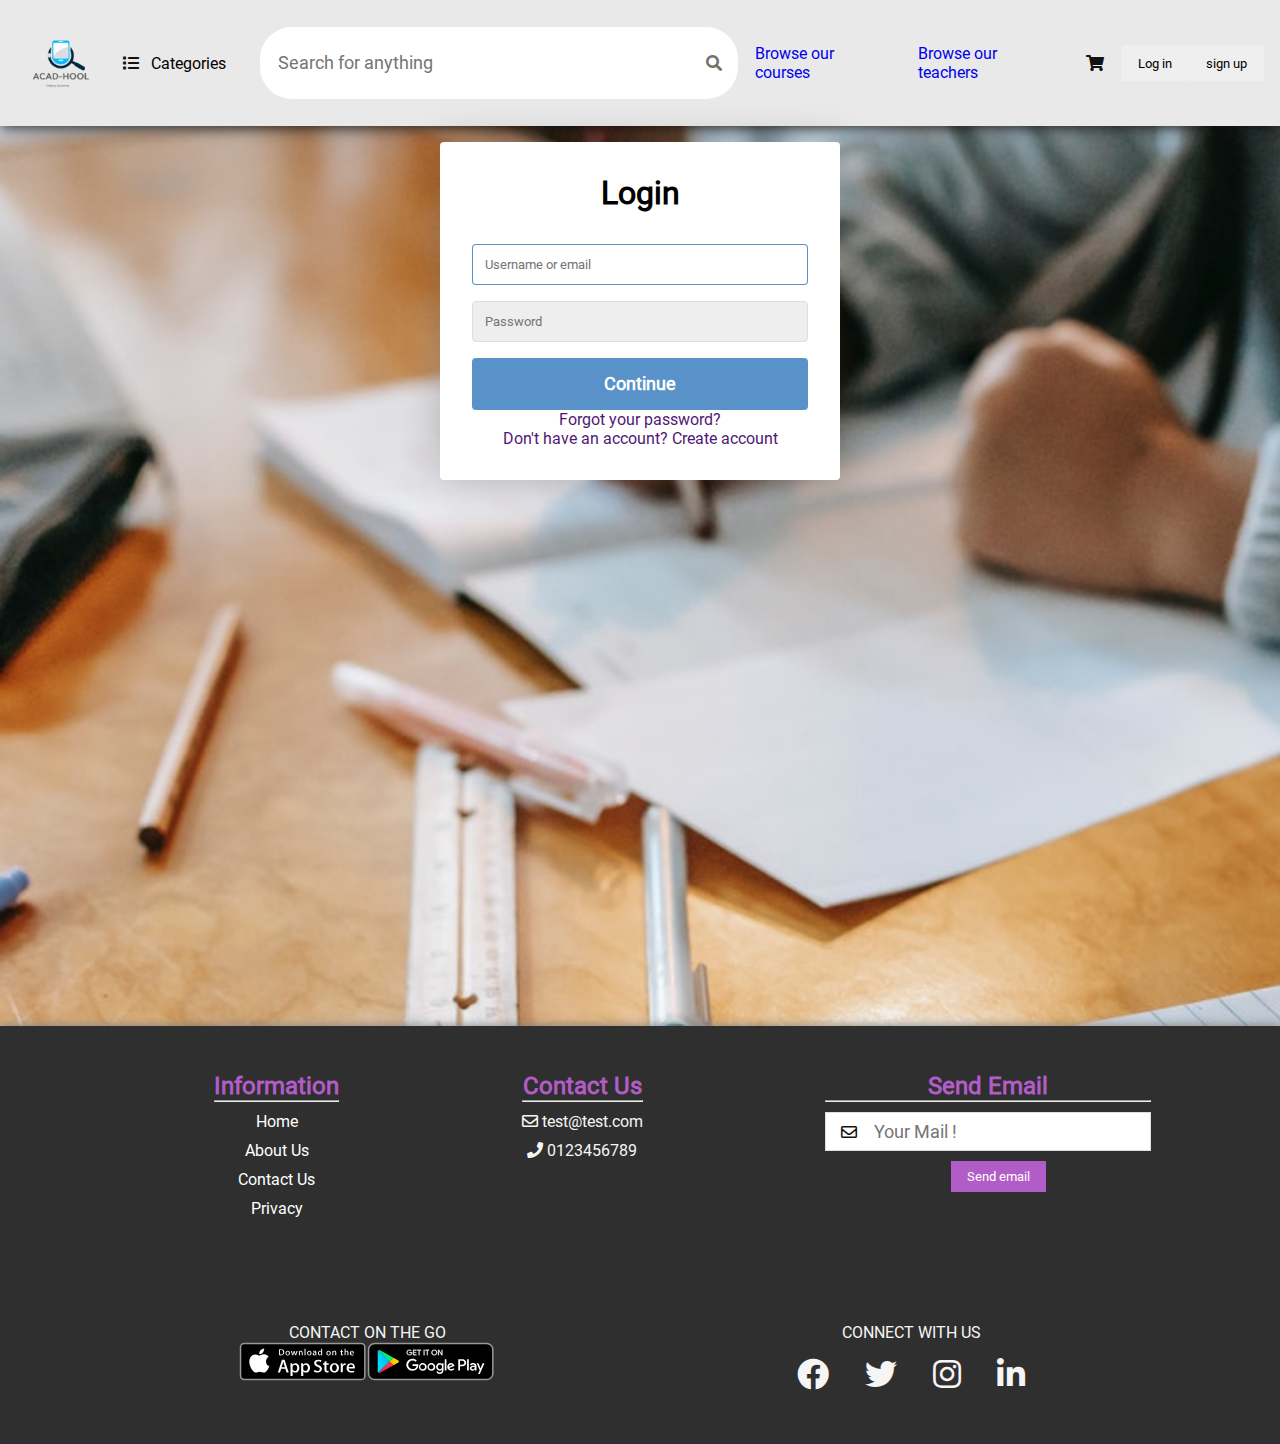
<file: signin-up.html>
<!DOCTYPE html>
<head>
  <meta name="viewport" content="width=device-width, initial-scale=1.0" />
  <meta charset="utf-8" />
  <title>Login / Sign Up Form</title>
  <link rel="stylesheet" href="./style/common.css" />
  <link rel="stylesheet" href="./style/signin-up.css" />
  <link href="./fontawesome-free-5.15.1-web/css/all.css" rel="stylesheet" />
</head>
<body>
  <!-- start of header -->
  <header>
    <a href="index.html" ><img src="./media/logo.png" alt="logo" /></a>
    <div class="dropdown">
      <span style="display: block; width: 12vw;" class="hover-border-white"
        ><i class="fas fa-list"></i>
        <input
          type="button"
          onmouseover="showCategories()"
          class="categoriesbtn"
          value="Categories"
      /></ style="width: 30vw;">
      <div id="container" class="dropdown-content">
        <span>
          <input
            type="button"
            value="Primary School"
            class="categoriesbtn"
            onclick="showSecondryMenue(this.value)"
          />
          <i class="fas fa-arrow-right"></i>
          <div class="sub-menue" id="primary-links">
            <a href="firstgrade.html">first grade</a>
            <a href="secondgrade.html">second grade</a>
            <a href="thirdgrade.html">third grade</a>
            <a href="forthgrade.html">forth grade</a>
            <a href="fifthgrade.html">fifth grade</a>
            <a href="sixgrade.html">six grade</a>
          </div>
        </span>
        <span>
          <input
            type="button"
            value="Secondary School"
            class="categoriesbtn"
            onclick="showSecondryMenue(this.value)"
          />
          <i class="fas fa-arrow-right"></i>
          <div class="sub-menue" id="secondary-school-links">
            <a href="firstgrade.html">first grade</a>
            <a href="secondgrade.html">second grade</a>
            <a href="thirdgrade.html">third grade</a>
          </div>
        </span>
        <span>
          <input
            type="button"
            value="High School"
            class="categoriesbtn"
            onclick="showSecondryMenue(this.value)"
          /><i class="fas fa-arrow-right"></i>
          <div class="sub-menue" id="high-school-links">
            <a href="firstgrade.html">first grade</a>
            <a href="secondgrade.html">second grade</a>
            <a href="thirdgrade.html">third grade</a>
          </div></span
        ><span
          ><input
            type="button"
            value="Collage"
            class="categoriesbtn"
            onclick="showSecondryMenue(this.value)" /><i
            class="fas fa-arrow-right"
          ></i
        ></span>
      </div>
    </div>
    <span id="search-bar-header"
      ><input type="search" placeholder="Search for anything" />
      <i class="fas fa-search" id="search-icon"></i
    ></span>
    <span class="hover-border-white"
      ><a href="search_courses.html">Browse our courses</a></span
    >
    <span class="hover-border-white"
      ><a href="teacherprofile.html">Browse our teachers</a></span
    >
    <i class="fas fa-shopping-cart hover-border-white"></i>
    <input
      type="button"
      value="Log in"
      class="hover-border-white"
      onclick="window.open(`signin-up.html`, `_self`)"
    />
    <input
      type="button"
      value="sign up"
      class="hover-border-white"
      onclick="window.open(`signin-up.html` , `_self`)"
    />
  </header>
  <!-- end of header -->
  <!-- start of main body -->
  <main><div id="container">
    <form class="form" id="login">
      <h1 class="form__title">Login</h1>
      <div class="form__message form__message--error"></div>

      <div class="form__input-group">
        <input
          type="text"
          class="form__input"
          required
          autofocus
          placeholder="Username or email"
        />
        <div class="form__input-error-message"></div>
      </div>

      <div class="form__input-group">
        <input
          type="password"
          class="form__input"
          required
          autofocus
          placeholder="Password"
        />
        <div class="form__input-error-message"></div>
      </div>

      <button class="form__button" type="submit">Continue</button>
      <p class="form__text">
        <a href="#" class="form__link">Forgot your password?</a>
      </p>

      <p class="form__text">
        <a class="form__link" href="./" id="linkCreateAccount"
          >Don't have an account? Create account</a
        >
      </p>
    </form>
    <form class="form form--hidden" id="createAccount">
      <h1 class="form__title">Create Account</h1>
      <div class="form__message form__message--error"></div>

      <div class="form__input-group">
        <input
          type="text"
          id="signupUsername"
          class="form__input"
          required
          autofocus
          placeholder="Username"
        />
        <div class="form__input-error-message"></div>
      </div>

      <div class="form__input-group">
        <input
          type="text"
          class="form__input"
          required
          autofocus
          placeholder="Email Address"
        />
        <div class="form__input-error-message"></div>
      </div>

      <div class="form__input-group">
        <input
          type="password"
          class="form__input"
          required
          autofocus
          placeholder="Password"
        />
        <div class="form__input-error-message"></div>
      </div>

      <div class="form__input-group">
        <input
          type="password"
          class="form__input"
          required
          autofocus
          placeholder="Confirm password"
        />

        <div class="form__input-error-message"></div>
      </div>

      <div class="form__input-group">
        <select class="levels" name="levels">
          <option>select your level</option>
          <option value="primary">primary level</option>
          <option value="secondary">Secondary level</option>
          <option value="tertiary">tertiary level</option>
        </select>
      </div>

      <button class="form__button" type="submit">Continue</button>

      <p class="form__text">
        <a class="form__link" href="./" id="linkLogin"
          >Already have an account? Sign in</a
        >
      </p>
    </form>
  </div></main>
  
  <!-- end of main body -->
  <!-- start of footer -->
  <footer style="padding-top: 30px; padding-bottom: 30px;width: 100vw;" id="outer-footer">
    <footer>
      <!-- Start Single Footer Widget -->
      <div class="class_div">
        <div style="text-align: center">
          <h2 style="color: rgb(178, 92, 199)">Information</h2>
          <hr />

          <ul>
            <li><a href="./index.html">Home</a></li>
              <li><a href="./about_us.html">About Us</a></li>
              <li><a href="./contact_us.html">Contact Us</a></li>
              <li><a href="./privacy.html">Privacy</a></li>
          </ul>
        </div>

        <div style="text-align: center">
          <h2 style="color: rgb(178, 92, 199)">Contact Us</h2>
          <hr />
          <ul>
            <li><i class="far fa-envelope"></i> test@test.com</li>
            <li><i class="fas fa-phone"></i> 0123456789</li>
          </ul>
        </div>

        <div style="text-align: center">
          <h2 style="color: rgb(178, 92, 199)">Send Email</h2>
          <hr />
          <ul>
            <li style="position: relative">
              <i
                class="far fa-envelope"
                style="
                  position: absolute;
                  left: 1rem;
                  color: #121212;
                  z-index: 1;
                  top: 50%;
                  transform: translateY(-50%);
                "
              ></i>
              <input type="text" placeholder="Your Mail !" id="input1" />
            </li>
            <li>
              <input type="button" value="Send email" id="button1" />
            </li>
          </ul>
        </div>
      </div>
    </footer>
    <div id="lower-footer">
      <div class="lower-fotter-div">
        <span> CONTACT ON THE GO</span>
        <span id="img-footer">
          <img src="./media/app-store.svg" />
          <img src="./media/google-play.svg" />
        </span>
      </div>
      <div class="lower-fotter-div">
        <span> CONNECT WITH US</span>
        <p>
          <i class="fab fa-facebook"></i>
          <i class="fab fa-twitter"></i>
          <i class="fab fa-instagram"></i>
          <i class="fab fa-linkedin-in"></i>
        </p>
      </div>
    </div>
  </footer>
  <!-- end of footer -->
  <script src="./scripts/home.js"></script>
  <script src="./scripts/signin-up.js"></script>
</body>
</file>
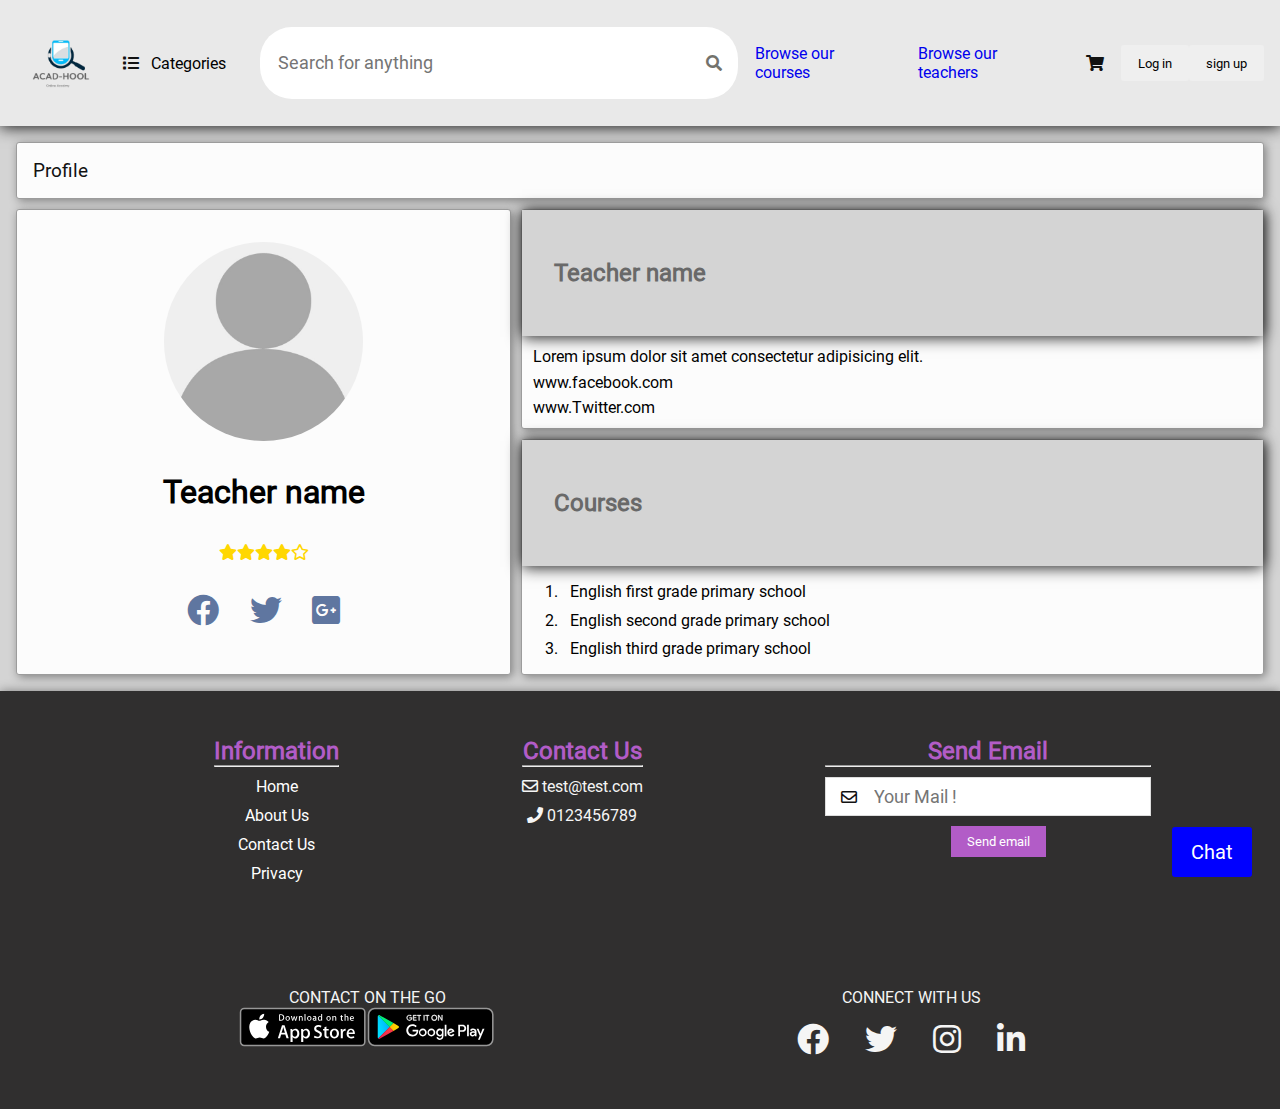
<file: teacherprofile.html>
<!DOCTYPE html>
<html lang="en">
  <head>
    <meta charset="UTF-8" />
    <meta name="viewport" content="width=device-width, initial-scale=1.0" />
    <title>Teacher profile</title>
    <link rel="stylesheet" href="./style/teacherprofile.css" />
    <link href="./fontawesome-free-5.15.1-web/css/all.css" rel="stylesheet" />
    <link rel="stylesheet" href="./style/common.css" />
    <link rel="stylesheet" href="./style/chat.css" />
  </head>
  <body>
    <!-- start of header -->
    <header>
      <a href="index.html" ><img src="./media/logo.png" alt="logo" /></a>
      <div class="dropdown">
        <span style="display: block; width: 12vw;" class="hover-border-white"
          ><i class="fas fa-list"></i>
          <input
            type="button"
            onmouseover="showCategories()"
            class="categoriesbtn"
            value="Categories"
        /></ style="width: 30vw;">
        <div id="container" class="dropdown-content">
          <span>
            <input
              type="button"
              value="Primary School"
              class="categoriesbtn"
              onclick="showSecondryMenue(this.value)"
            />
            <i class="fas fa-arrow-right"></i>
            <div class="sub-menue" id="primary-links">
              <a href="firstgrade.html">first grade</a>
              <a href="secondgrade.html">second grade</a>
              <a href="thirdgrade.html">third grade</a>
              <a href="forthgrade.html">forth grade</a>
              <a href="fifthgrade.html">fifth grade</a>
              <a href="sixgrade.html">six grade</a>
            </div>
          </span>
          <span>
            <input
              type="button"
              value="Secondary School"
              class="categoriesbtn"
              onclick="showSecondryMenue(this.value)"
            />
            <i class="fas fa-arrow-right"></i>
            <div class="sub-menue" id="secondary-school-links">
              <a href="firstgrade.html">first grade</a>
              <a href="secondgrade.html">second grade</a>
              <a href="thirdgrade.html">third grade</a>
            </div>
          </span>
          <span>
            <input
              type="button"
              value="High School"
              class="categoriesbtn"
              onclick="showSecondryMenue(this.value)"
            /><i class="fas fa-arrow-right"></i>
            <div class="sub-menue" id="high-school-links">
              <a href="firstgrade.html">first grade</a>
              <a href="secondgrade.html">second grade</a>
              <a href="thirdgrade.html">third grade</a>
            </div></span
          ><span
            ><input
              type="button"
              value="Collage"
              class="categoriesbtn"
              onclick="showSecondryMenue(this.value)" /><i
              class="fas fa-arrow-right"
            ></i
          ></span>
        </div>
      </div>
      <span id="search-bar-header"
        ><input type="search" placeholder="Search for anything" />
        <i class="fas fa-search" id="search-icon"></i
      ></span>
      <span class="hover-border-white"
        ><a href="search_courses.html">Browse our courses</a></span
      >
      <span class="hover-border-white"
        ><a href="teacherprofile.html">Browse our teachers</a></span
      >
      <i class="fas fa-shopping-cart hover-border-white"></i>
      <input
        type="button"
        value="Log in"
        class="hover-border-white"
        onclick="window.open(`signin-up.html`, `_self`)"
      />
      <input
        type="button"
        value="sign up"
        class="hover-border-white"
        onclick="window.open(`signin-up.html` , `_self`)"
      />
    </header>
    <!-- end of header -->
    <main>
      <nav id="teacher-nav" class="area">
        <input type="button" value="Profile" class="active" />
        <!-- <input type="button" value="Badges" /> -->
      </nav>
      <aside class="area" id="teacher-card">
        <img src="./media/TempProfile.jpg" alt="profile pic" />
        <h1>Teacher name</h1>
        <span id="teacher-rating"
          ><i class="fas fa-star"></i><i class="fas fa-star"></i
          ><i class="fas fa-star"></i><i class="fas fa-star"></i
          ><i class="far fa-star"></i
        ></span>
        <div id="logos-container">
          <i class="fab fa-facebook"></i>
          <i class="fab fa-twitter"></i>
          <i class="fab fa-google-plus-square"></i>
        </div>
      </aside>
      <div class="area" id="contentbody">
        <header class="title"><h2>Teacher name</h2></header>
        <div class="details">
          <p>Lorem ipsum dolor sit amet consectetur adipisicing elit.</p>
          <span>www.facebook.com</span>
          <span>www.Twitter.com</span>
        </div>
      </div>
      <div class="area" id="courses">
        <header class="title"><h2>Courses</h2></header>
        <div class="details" id="courses-list">
          <ol>
            <li>English first grade primary school</li>
            <li>English second grade primary school</li>
            <li>English third grade primary school</li>
          </ol>
        </div>
      </div>
      
      <!-- Start Chat-->
      <input
      type="button"
      value="Chat"
      name="chat"
      class="open-button"
      onclick="openchat()"
    />

    <div class="chat-popup" id="FormHandler">
      <h1><span style="color:rgb(170, 67, 170);">AcadHool</span> Chat</h1>
      <div id="msgs-container">
        <div class="container">
          <label>no3man</label>
          <p>azyk ya fady</p>
          <span class="timeNo3man">11:00</span>
        </div>

        <div class="container fady">
          <label>fady</label>
          <p>no3man azyk 3aml eh</p>
          <span class="timeFady">11:01</span>
        </div>

        <div class="container">
          <label>no3man</label>
          <p>ana zy l foool</p>
          <span class="timeNo3man">11:02</span>
        </div>
      </div>
      <textarea
        placeholder="texting with your teacher....."
        name="msg"
        id="msgTextArea"
        required
      ></textarea>
<div class="btn1">
  <i class="fas fa-times" id ="fCansle"></i>
     <input
        type="button"
        name="close"
        class="btn cancel"
        onclick="closechat()"
      />
      <i class="fas fa-paper-plane" id="fSend" ></i>
      <input
        type="button"
        onclick="messageHandler()"
        name="send"
        class="btn"
      />
    </div>
  </div>
      <!-- End Chat-->
    </main>
    <!-- start of footer -->
    <footer style="padding-top: 30px; padding-bottom: 30px" id="outer-footer">
      <footer>
        <!-- Start Single Footer Widget -->
        <div class="class_div">
          <div style="text-align: center">
            <h2 style="color: rgb(178, 92, 199)">Information</h2>
            <hr />

            <ul>
              <li><a href="./index.html">Home</a></li>
              <li><a href="./about_us.html">About Us</a></li>
              <li><a href="./contact_us.html">Contact Us</a></li>
              <li><a href="./privacy.html">Privacy</a></li>
            </ul>
          </div>

          <div style="text-align: center">
            <h2 style="color: rgb(178, 92, 199)">Contact Us</h2>
            <hr />
            <ul>
              <li><i class="far fa-envelope"></i> test@test.com</li>
              <li><i class="fas fa-phone"></i> 0123456789</li>
            </ul>
          </div>

          <div style="text-align: center">
            <h2 style="color: rgb(178, 92, 199)">Send Email</h2>
            <hr />
            <ul>
              <li style="position: relative">
                <i
                  class="far fa-envelope"
                  style="
                    position: absolute;
                    left: 1rem;
                    color: #121212;
                    z-index: 1;
                    top: 50%;
                    transform: translateY(-50%);
                  "
                ></i>
                <input type="text" placeholder="Your Mail !" id="input1" />
              </li>
              <li>
                <input type="button" value="Send email" id="button1" />
              </li>
            </ul>
          </div>
        </div>
      </footer>
      <div id="lower-footer">
        <div class="lower-fotter-div">
          <span> CONTACT ON THE GO</span>
          <span id="img-footer">
            <img src="./media/app-store.svg" />
            <img src="./media/google-play.svg" />
          </span>
        </div>
        <div class="lower-fotter-div">
          <span> CONNECT WITH US</span>
          <p>
            <i class="fab fa-facebook"></i>
            <i class="fab fa-twitter"></i>
            <i class="fab fa-instagram"></i>
            <i class="fab fa-linkedin-in"></i>
          </p>
        </div>
      </div>
    </footer>
    <!-- end of footer -->
    <script src="./scripts/home.js"></script>
    <script src="./scripts/chat.js"></script>
  </body>
</html>
</file>
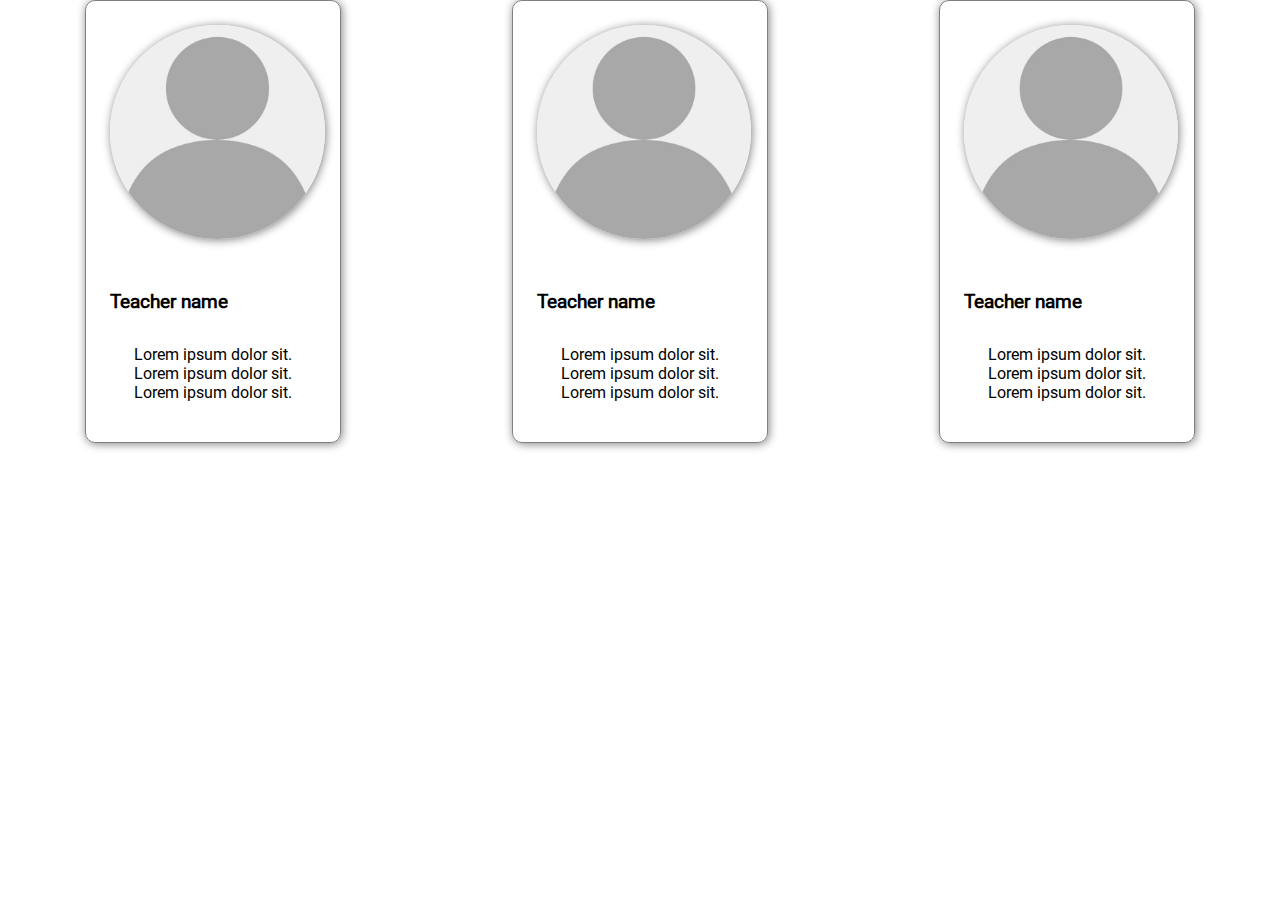
<file: teachers1.html>
<!DOCTYPE html>
<html lang="en">
  <head>
    <meta charset="UTF-8" />
    <title>teachers</title>
    <link rel="stylesheet" href="./style/topteachers.css" />
    <link rel="stylesheet" href="./style/common.css" />
  </head>
  <body style="width: 100%">
    <div id="slideshow-example" data-component="slideshow">
      <div id="list">
        <div class="slide">
          <img src="./media/TempProfile.jpg" />
          <p>
            <h3>Teacher name</h3>
              <p>
                <ul>
                  <li>
                    Lorem ipsum dolor sit.
                  </li>
                  <li>
                    Lorem ipsum dolor sit.
                  </li>
                  <li>
                    Lorem ipsum dolor sit.
                  </li>
                </ul>
              </p>
          </p>
        </div>
        <div class="slide">
          <img src="./media/TempProfile.jpg" />
          <p>
            <h3>Teacher name</h3>
              <p>
                <ul>
                  <li>
                    Lorem ipsum dolor sit.
                  </li>
                  <li>
                    Lorem ipsum dolor sit.
                  </li>
                  <li>
                    Lorem ipsum dolor sit.
                  </li>
                </ul>
              </p>
          </p>
        </div>
        
        <div class="slide">
          <img src="./media/TempProfile.jpg" />
          <p>
            <h3>Teacher name</h3>
              <p>
                <ul>
                  <li>
                    Lorem ipsum dolor sit.
                  </li>
                  <li>
                    Lorem ipsum dolor sit.
                  </li>
                  <li>
                    Lorem ipsum dolor sit.
                  </li>
                </ul>
              </p>
          </p>
        </div>
      </div>
    </div>
  </body>
</html>
</file>
<file: style/common.css>
/* header , footer ,button */
/* ---------- start of color variables ------------- */
:root {
  --color1: #ffaebc;
  --color2: #a0e7e5;
  --color3: #b4f8c8;
  --color4: #fbe7c6;
  --color5: #ffffff;
}
/* ---------- end of color variables ------------- */
/* ---------- start of color custom fonts ------------- */
@font-face {
  font-family: RobotoRegular;
  src: url(./fonts/Roboto-Regular.ttf);
}
@font-face {
  font-family: RobotoBold;
  src: url(./fonts/Roboto-Bold.ttf);
}
@font-face {
  font-family: RobtoMedium;
  src: url(./fonts/Roboto-Medium.ttf);
}
@font-face {
  font-family: RobotoThin;
  src: url(./fonts/Roboto-Thin.ttf);
}
* {
  font-family: RobotoRegular;
  padding: 0;
  margin: 0;
  box-sizing: border-box;
}
/* ---------- end of color custom fonts ------------- */
/* -------------- start of header ------------------ */
header {
  height: 14vh;
  background: #e9e9e9;
  display: flex;
  flex-direction: row;
  justify-content: space-between;
  align-items: center;
  padding: 0.1rem 1rem;
  color: #121212;
  box-shadow: 0px 1px 15px #121212;
  width: 100vw;
}
header a img {
  height: 10vh;
  padding: 0;
}
#search-bar-header {
  width: 40vw;
  position: relative;
}
#search-bar-header input[type="search"] {
  height: 8vh;
  width: 100%;
  padding: 1rem;
  font-size: 1.1rem;
  border-radius: 2rem;
  border: 2px solid transparent;
}
#search-bar-header input[type="search"]:focus {
  border: 2px solid #ff8a03;
  outline: none;
}
#search-icon {
  position: absolute;
  right: 1rem;
  top: 50%;
  transform: translateY(-50%);
  color: #73726c;
}
.hover-border-white {
  border: 1px solid transparent;
  border-radius: 3px;
  cursor: pointer;
  padding: 0.6rem 1rem;
}
.hover-border-white:hover {
  border: 1px solid #ff8a03;
}
.categoriesbtn {
  background-color: transparent;
  padding: 1rem;
  padding-left: 0.5rem;
  font-size: 16px;
  border: none;
  cursor: pointer;
  border-radius: 3px;
}

.dropdown {
  position: relative;
  display: inline-block;
}

.dropdown-content {
  display: none;
  position: absolute;
  background-color: #f1f1f1;
  box-shadow: 0px 8px 16px 0px rgba(0, 0, 0, 0.2);
  z-index: 1;
}

.dropdown-content a {
  color: black;
  padding: 12px 16px;
  text-decoration: none;
  display: block;
}
.dropdown-content a:hover {
  background-color: #ddd;
}

.show {
  display: flex;
  flex-direction: column;
  justify-content: space-between;
  width: 20vw;
}
.show span {
  display: flex;
  flex-direction: row;
  justify-content: space-between;
  align-items: center;
  padding: 0.3rem 1rem;
  position: relative;
}
.show span:hover {
  background: rgb(146, 146, 146);
  color: whitesmoke;
}
.sub-menue {
  position: absolute;
  display: none;
  flex-direction: column;
  top: 30%;
  width: 20vw;
  left: 90%;
  z-index: 1;
  background-color: #f1f1f1;
  box-shadow: 0px 8px 16px 0px rgba(0, 0, 0, 0.2);
}
/*------------- end of header -------------------- */
/* -------------- start of footer ------------------ */
#outer-footer {
  box-shadow: 0 0 10px grey;
}
footer {
  background-color: #fdfdfd;
  background: #302f2f;
  color: whitesmoke;
  padding: 1rem;
}

#outer-footer ul,
#outer-footer li {
  list-style-type: none;
  margin-bottom: 10px;
  margin-top: 10px;
}

a {
  text-decoration: none;
  text-align: center;
}

.class_div a:hover {
  color: rgb(164, 175, 226);
}

.class_div {
  display: flex;
  flex-direction: row;
  flex-wrap: wrap;
  text-align: center;
  margin-bottom: 10px;
}

.class_div div {
  padding-left: 15%;
  padding-bottom: 5%;
}

.class_div a
{
  color: white
}

.flag {
  vertical-align: middle;
  padding-right: 5px;
  padding-bottom: 5px;
  width: 20px;
}

#input1 {
  width: 100%;
  font-size: 18px;
  border: 1px solid #ddd;
  padding: 0.5rem 3rem;
}

#button1 {
  background-color: rgb(178, 92, 199);
  color: #fff;
  padding: 0.5rem 1rem;
  margin-left: 20px;
  border: none;
}

#lower-footer {
  width: 100%;
  display: flex;
  flex-direction: row;
  justify-content: space-around;
  padding: 0.5rem 5rem;
}
#lower-footer i {
  cursor: pointer;
  margin: 1rem;
  font-size: 2rem;
}
#lower-footer img {
  width: 10vw;
}
.lower-fotter-div {
  display: flex;
  flex-direction: column;
  align-items: center;
  width: fit-content;
}
#img-footer {
  display: flex;
  flex-direction: row;
}
/* --------------- end of footer -------------------- */
/* -------------- start of common componants ------------------ */

/* --------------- end of common componants -------------------- */
</file>
<file: style/home.css>
/* start slider*/

.slider {
  background-color: grey;
  margin: 10px 10%;
  padding: 1px;
  width: 80%;
  height: 50%;

  justify-content: center;
}
.slider .carousel-inner {
  display: flex;
  align-items: center;
  justify-content: left;
}

/* .slider .corousel-inner .overlay {
  position: absolute;
  width: 50%;
  height: 50%;
  left: 0;
  top: 0;
  background-color: rgba(0, 0, 0, 0.6);
  z-index: 2;
} */

.slider .carousel-indicators li {
  height: 8px;
  cursor: pointer;
}
/* end slider*/

.lower-slider {
  display: flex;
  flex-wrap: wrap;
  margin: 10px 10%;
  padding: 1px;
  /*background-color: red;*/
  justify-content: space-between;
}

#fontaweson {
  font-size: 35px;
  text-align: left;
  display: inline;
  color: blue;
  position: relative;
  margin: 35%;
}
/* start of iframe slider */
#iframe-slider {
  width: 70%;
  margin: 10px auto;
  text-align: center;
}
#iframe-slider ul {
  list-style-type: none;
  display: inline-block;
}
#iframe-slider ul li {
  display: inline-block;
  margin: 0;
  padding: 0;
}

.visited {
  border-bottom: 5px solid #1a73e8 !important;
  background-color: #f1f3f4;
  color: #202124;
}
.iframe-slider-link {
  padding: 20px 20px;
  margin: 0 10px;
  font-size: 1.4rem;
  border: none;
  border-bottom: 5px solid #eee;
  color: #5f6368;
  background: none;
}
.iframe-slider-link:focus {
  outline: none;
}
iframe {
  width: 100%;
  height: 100vh;
  border: none;
}
.hidden {
  display: none;
}
.visible {
  display: block;
}
/* end of iframe slider  */
/* start of mid belt */
#mid-belt {
  height: 100vh;
}
.bk {
  background-color: #003640;
  padding: 50px;
  height: 40vh;
  position: relative;
  top: 50%;
  transform: translateY(-50%);
  display: flex;
  flex-direction: row;
  justify-content: space-around;
  align-items: center;
}
.home-mid-container h1 {
  font-weight: 700;
  font-family: "Times New Roman", Times, serif;
  color: #ffffff;
  font-size: 3.2rem;
  margin-bottom: 10px;
}
.home-mid-container p {
  font-family: "Times New Roman", Times, serif;
  color: #ffffff;
  font-size: 1.5rem;
  margin-bottom: 10px;
  width: 28rem;
}
#mid-belt-button {
  background-color: #29808f;
  color: #ffffff;
  padding: 15px;
  border-radius: 5px;
  outline: none;
  border: none;
  box-shadow: 0px 3px 10px #206470;
}
#mid-belt-button:hover {
  transform: translateY(-3px);
  box-shadow: 0px 7px 10px #206470;
}
#mid-belt-button:active {
  transform: translateY(2px);
  box-shadow: 0px 0px 10px #206470;
}

#home-mid-img {
  width: 30vw;
  height: 50vh;
  display: block;
}
/* end of mid belt */
</file>
<file: style/slider.css>
.slideeer
 {
  display: none
}
img {vertical-align: middle;}


.slideshow-container {
  max-width: 1000px;
  position: relative;
  margin:  auto;

}
img {
    border-radius: 15px;
  }


.prev, .next {
  cursor: pointer;
  position: absolute;
  top: 50%;
  width: auto;
  padding: 16px;
  margin-top: -22px;
  color: white;
  font-weight: bold;
  font-size: 18px;
  transition: 0.6s ease;
  border-radius: 0 3px 3px 0;
  user-select: none;
}


.next {
  right: 0;
  border-radius: 3px 0 0 3px;
}


.prev:hover, .next:hover {
  background-color: rgba(0,0,0,0.8);
}


.text {
  color: #f2f2f2;
  font-size: 15px;
  padding: 8px 12px;
  position: absolute;
  bottom: 8px;
  width: 100%;
  text-align: center;

}

.pointer {
  cursor: pointer;
  height: 15px;
  width: 15px;
  margin: 0 2px;
  background-color: #bbb;
  border-radius: 50%;
  display: inline-block;
  transition: background-color 0.6s ease;
}

.active, .pointer:hover {
  background-color: #717171;
}
</file>
<file: style/about_us.css>
* {
  padding: 0;
  margin: 0;
  box-sizing: border-box;
}
body {
  background-image: linear-gradient(
      to bottom right,
      rgba(128, 128, 128, 0.4),
      rgba(255, 255, 255, 0.4)
    ),
    url("../media/background.jpg");
  background-position: center;
  background-size: cover;
  background-color: #f1f1f1;
}
#page-containt {
  border: solid 2px;
  margin: 3%;
  border-color: black;
}
.firstdiv {
  margin-left: 3%;
  width: 50%;
  margin-top: 1%;
  box-sizing: border-box;
  border-radius: 5px;
  padding: 1rem;
  box-shadow: 1px 1px 10px grey;
  background: rgba(155, 154, 154, 0.562);
  display: flex;
  flex-direction: column;
}
.firstdiv h3 {
  font-size: 44px;
  color: white;
  font-size: bolder;
  text-align: center;
  line-height: 55px;
}
.firstdiv p {
  width: 100%;
  line-height: 33px;
}
.button {
  border: none;
  color: white;
  padding: 15px 32px;
  text-align: center;
  text-decoration: none;
  display: inline-block;
  font-size: 16px;
  margin: 4px 2px;
  cursor: pointer;
  margin-left: 3%;
}
.button2 {
  background-color: #008cba;
  width: 180px;
}

.flex-container {
  display: flex;
  align-content: center;
  align-items: center;
  align-items: center;
  justify-content: center;
}

.flex-container > div {
  /*background-color: #f1f1f1;*/
  margin: 20px;
  padding: 20px;
  font-size: 16px;
  width: 35%;
  justify-content: center;
}
.flex-container div i {
  font-size: 3rem;
  /*text-shadow: 2px 2px black;*/
}
.flex-col {
  display: flex;
  flex-direction: column;
  align-items: center;
  gap: 10px;
  box-sizing: border-box;
  border-radius: 5px;
  padding: 1rem;
  box-shadow: 1px 1px 10px grey;
  background: rgba(155, 154, 154, 0.562);
}
</file>
<file: style/contactus.css>
body {
  background: linear-gradient(to bottom right, #774caf48, #774caf48),
    url(../media/contactbg.jpg) !important;
  background-size: cover;
  background-repeat: no-repeat;
  background-position: left;
}
h1 {
  color: #6e33bd;
}
main {
  display: flex;
  flex-direction: row-reverse;
  align-items: right;
}
#page-content {
  width: min-content;
  display: flex;
  flex-direction: column;
  align-items: center;
  padding: 3rem;
}
form {
  background: #e6d7fa5e;
  margin-top: 1rem;
  display: flex;
  flex-direction: column;
  width: 50vw;
  gap: 1rem;
  padding: 2rem;
  border-radius: 2px;
  border: 1px solid #69439b;
  box-shadow: 1px 1px 10px #8757c7;
}
.flex-row {
  display: flex;
  flex-direction: row;
  justify-content: space-between;
  align-items: center;
}
.input-container input {
  color: #652bb1;
  width: 100%;
  padding: 0.7rem 9%;
  border-radius: 3px;
  border: none;
  outline: none;
  box-shadow: 1px 1px 10px #a483cf;
}
#form-submit-btn {
  background-color: #774caf;
  border: none;
  color: white;
  padding: 1rem 1.5rem;
  text-align: center;
  text-decoration: none;
  display: inline-block;
  font-size: 16px;
}
textarea {
  border: none;
  outline: none;
  padding: 0.5rem 1rem;
  color: #652bb1;
  border-radius: 3px;
  box-shadow: 1px 1px 10px #a483cf;
  min-height: 25vh;
}
.input-container {
  position: relative;
  width: 75%;
}
.input-container i {
  position: absolute;
  left: 3%;
  top: 50%;
  transform: translateY(-50%);
  color: #652bb1;
  font-size: 1.1rem;
}
</file>
<file: style/online-course.css>
.section1 {
  display: flex;
  flex-direction: row;
  flex-wrap: wrap;
  justify-content: space-between;
  padding: 1rem;
}
.section1 img {
  width: 90%;
  height: 100%;
}
.section2 {
  background-color: #fff;
  border-radius: 3px;
  border: 2px solid grey;
  box-shadow: 1px 1px 10px grey;
  width: 20vw;
}
.icon {
  text-align: center;
  margin-top: 20px;
  padding: 10px 10px 10px 10px;
}

.text1 {
  width: 100%;
  text-align: left;
  margin-top: 10px;
  padding: 0.5rem 1rem;
}
.text2 {
  width: 100%;
  text-align: center;
  margin-top: 20px;
  margin-bottom: 20px;
}
.button1 {
  width: 100%;
  text-align: center;
  margin-top: 20px;
  margin-bottom: 20px;
}
.button1 input {
  height: 50px;
  width: 100px;
  border-radius: 11px;
  color: #ffffff;
  background-color: #000;
  margin-top: 10px;
  margin-bottom: 30px;
  text-align: center;
}
</file>
<file: style/porto.css>
#div1{
  background-color: black;
  padding: 20px;
  width: 100%;
  border-color: black;
  

}
div>h1{
    color:white;
}
h2{
    color:white;
}
.checked {
    color: orange;
    
  }
  .dad1{
      width: 100%;
  }
  #div2{
      float: left;
    border-style: solid;
    border-color: black;
    border-width:0px;
    width: 60%;
    padding:20px;
    margin-left: 20px;
    
  }
  #div3{

     float: right;
      border-style: solid;
      border-color:black;
      border-width:2px;
      position: sticky;
      /* position: -webkit-sticky; */
      /* top:650px; */
      border-radius: 13%;
   
     
     padding-left: 30px ; 
     padding-right: 10px;
     margin-left: 10px;
     margin-right: 30px;

     
     
  }
  #div4{
      width:100%;
    border-style: solid;
    border-color:black;
    border-width:3px;
    background-color: black;
      margin-left: 20px;
     padding:20px;
      float: left;
  }
  /* body{
      position:relative;
  } */
  #div5{
      float:left;
      padding:35px;
  }
</file>
<file: style/privacy&terms.css>
body {
  display: grid !important;
  grid-template-columns: 1fr 2.5fr;
}
header {
  grid-column-start: 1;
  grid-column-end: 3;
  z-index: +1;
}
aside {
  background: #e9e9e9;
  display: flex;
  flex-direction: column;
  align-items: center;
  padding: 2rem 1rem;
  height: 90vh;
}

.btn-gnrl {
  background: none;
  border: none;
  padding: 0.5rem 1.5rem;
  color: #121212;
  font-size: 1.3rem;
  outline: none;
  border-bottom: 4px solid transparent;
  transition: all 0.3s linear;
}
.active-btn {
  border-bottom: 4px solid purple;
  color: #1a8dff;
}
h2 {
  color: #1a8dff;
  padding: 1rem;
}
h3 {
  color: #ff796e;
  padding: 0.8rem;
}
ol {
  width: 100%;
  padding: 1rem;
  line-height: 2rem !important;
  list-style: upper-alpha;
}
li {
  cursor: pointer;
}
.content-control {
  width: 100%;
  display: flex;
  flex-direction: column;
  align-items: center;
}
.hide {
  display: none !important;
}
main {
  height: 90vh;
  overflow-y: scroll;
  overflow-x: hidden;
}
</file>
<file: style/privacy&terms-iframe.css>
ol {
  padding: 2rem 3rem;
  line-height: 1.4rem;
  list-style: upper-alpha;
}
ol h3 {
  padding: 1rem;
  color: #303030;
  font-weight: 400;
}
ol p {
  text-indent: 2rem;
  color: #818181;
  font-weight: 300;
}
</file>
<file: style/Q_AAA.css>
/*-------------------Start Css Page Q_A------------------------*/
.asid_Q_A
{
  background: rgb(214 213 213);
  width: 25vw;
  height: 100vh;
}

.Q_A {
  display: flex;
  flex-direction: column;
  align-items: center;
  gap: 0.8rem;
}

main {
  display: flex;
  flex-direction: row;
  width: 100vw; /* remove after finish  */
  height: 100vh; /* remove after finish  */
  }

  #input_Q_A
  {
    width: 50rem;
    height: 10rem;
    font-size: 18px;
    border: 1px solid #ddd;
    padding: 0.5rem 3rem;
    margin: 4rem 4rem;
    background-color: #f7f7f7;
  }

  #button2 {
    background-color: rgb(0, 0, 0);
    color: #fff;
    padding: 0.5rem 1rem;
    margin-left: 20px;
    margin-top: 0rem;
    border: none;
  }

  #Q_A1 {
  width: 80%;
  padding: 25px;
  color: rgb(5, 5, 5);
  font-size: 25px;
  box-sizing: border-box;
  border-style: ridge;
  justify-content: space-between;
  margin-left: 4rem;
}
</file>
<file: style/chat.css>
* {
  box-sizing: border-box;
  padding: 0;
  margin: 0;
}

.open-button {
  background-color: blue;
  color: white;
  padding: 88px 77;
  cursor: pointer;
  position: fixed;
  bottom: 23px;
  right: 28px;
  width: 80px;
  height: 50px;
  font-size: 20px;
  border-radius: 3px;
  text-align: center;
  border: none;
}

.chat-popup {
  display: none;
  position: fixed;
  bottom: 75px;
  right: 2%;
  border: 3px solid #f1f1f1;
  z-index: 9;
}

#FormHandler {
  max-width: 300px;
  padding: 10px;
  background-color: white;
}

#FormHandler textarea {
  width: 100%;
  padding: 15px;
  margin: 5px 0 22px 0;
  background: #a2a1b0;
  min-height: 100px;
}

#FormHandler textarea:focus {
  background-color: #ddd;
}

#FormHandler .btn {
  background-color: rgb(255, 255, 255);
  color: white;
  padding: 16px 20px;
  border: none;
  cursor: pointer;
  width: 40%;
  margin-bottom: 10px;
  opacity: 0.8;
  border-radius: 10%;
  opacity: 0.5;
  
}

#FormHandler .cancel {
  background-color:rgb(255, 255, 255);
}

#FormHandler .btn:hover,
.open-button:hover {
  opacity: 4;
}

.btn1
{
  display: flex;
  justify-content: space-between;
  margin-left: 1rem;
  margin-right: 1rem;
}

.container {
  border: 2px solid rgb(223, 223, 223);
  background-color: #f1f1f1;
  border-radius: 5px;
  padding: 10px;
  margin: 10px 0;
}

.fady {
  border-color: #ccc;
  background-color: #ddd;
}

.container::after {
  content: "";
  clear: both;
  display: table;
}

.timeNo3man {
  float: right;
  /* color: #aaa; */
}

.timeFady {
  float: right;
  color: #999;
}

#fCansle
{
  position: relative;
  bottom: -.75rem;
  right: 28px;
  left: 3rem;
  color: #121212;
  z-index: 9;
  top: 80%;
  font-size: 30px;
}

#fSend
{
  position: relative;
  bottom: -.75rem;
  right: 28px;
  left: 3rem;
  color: #121212;
  z-index: 1;
  top: 89%;
  font-size: 25px;
}
</file>
<file: style/searchcourses.css>
* {
  padding: 0;
  margin: 0;
  box-sizing: border-box;
}
main {
  display: flex;
  flex-direction: row;
}
#search-items {
  display: flex;
  flex-direction: column;
  align-items: center;
  gap: 0.8rem;
}

#DropMenu {
  list-style-type: none;
  padding: 0;
  margin: 0;
}

li {
  text-decoration: none;
  list-style-type: none;
}

#DropMenu li a {
  padding: 12px;
  text-decoration: none;
  color: black;
  display: block;
  text-align: left;
  margin: 2%;
  margin-left:7%;
}


#DropMenu li a:hover {
  background-color: #eee;
}

#Search {
  width: 70%;
  font-size: 18px;
  padding: 11px;
  border: 1px solid #ddd;
  margin-top: 2vh;
  margin-left: 5vh;
}

#Search1 {
  width: 50%;
  font-size: 18px;
  padding: 11px;
  margin-top: 5vh;
  margin-left: 50vh;
  border: 1px solid #ddd;
}

#DropMenu2 {
  display: none;
}

#DropMenu3 {
  display: none;
}

#DropMenu4 {
  display: none;
}

.comm1 {
  display: none;
}

.comm {
  display: none;
}

#DropMenu3 {
  display: none;
}

.checked {
  color: blue;
}

/*.comm {
  transition: height 2s;
  overflow: hidden;
  background: grey;
}*/
.hide-list {
  height: 0 !important;
}
#arrow-down {
  cursor: pointer;
}

button {
  background: #000;
  color: #fff;
  padding: 10px 60px 10px 60px;
  font-size: 15px;
  font-weight: 400;
  border: solid #000 5px;
  border-radius: 0;
  margin-right: 30px;
}
</file>
<file: style/signin-up.css>
body {
  --color-primary: #1e6cb6bd;
  --color-primary-dark: #2f9caf;
  --color-secondary: #501875;
  --color-error: #cc3333;
  --border-radius: 4px;
  display: flex;
  flex-direction: column;
  align-items: center;
  font-size: 1rem;
  background: url(../media/pexels-katerina-holmes-5905959.jpg);
  background-size: cover;
}
main {
  min-height: 100vh;
}
#container {
  width: 400px;
  max-width: 400px;
  margin: 1rem;
  padding: 2rem;
  box-shadow: 0 0 40px rgba(0, 0, 0, 0.2);
  border-radius: var(--border-radius);
  background: #ffffff;
}

.container,
.form__input,
.form__button {
  font: 500 1rem;
  padding: 1rem;
}

.form--hidden {
  display: none;
}

.form > *:first-child {
  margin-top: 0;
}

.form > *:last-child {
  margin-bottom: 0;
}

.form__title {
  margin-bottom: 2rem;
  text-align: center;
}

.form__message {
  text-align: center;
  margin-bottom: 1rem;
}

.form__message--success {
  color: var(--color-success);
}

.form__message--error {
  color: var(--color-error);
}

.form__input-group {
  margin-bottom: 1rem;
}

.form__input {
  display: block;
  width: 100%;
  padding: 0.75rem;
  box-sizing: border-box;
  border-radius: var(--border-radius);
  border: 1px solid #dddddd;
  outline: none;
  background: #eeeeee;
  transition: background 0.2s, border-color 0.2s;
}

.form__input:focus {
  border-color: var(--color-primary);
  background: #ffffff;
}

.form__input--error {
  color: var(--color-error);
  border-color: var(--color-error);
}

.form__input-error-message {
  margin-top: 0.5rem;
  font-size: 0.85rem;
  color: var(--color-error);
}

.form__button {
  width: 100%;
  padding: 1rem 2rem;
  font-weight: bold;
  font-size: 1.1rem;
  color: #ffffff;
  border: none;
  border-radius: var(--border-radius);
  outline: none;
  cursor: pointer;
  background: var(--color-primary);
}

.form__button:hover {
  background: var(--color-primary-dark);
}

.form__button:active {
  transform: scale(0.98);
}

.form__text {
  text-align: center;
}

.form__link {
  color: var(--color-secondary);
  text-decoration: none;
  cursor: pointer;
}

.form__link:hover {
  text-decoration: underline;
}
select {
  font: 500 1rem "Quicksand", sans-serif;
  border: 1px solid #dddddd;
  background: #eeeeee;
  color: #757575;
  -webkit-appearance: none;
  -moz-appearance: none;
  appearance: none;
  display: block;
  width: 100%;
  padding: 0.75rem;
}
select:focus {
  border-color: var(--color-primary);
  outline: none;
  background: #ffffff;
}
</file>
<file: style/teacherprofile.css>
/* ------------start of general style -------------- */
* {
  padding: 0;
  margin: 0;
  box-sizing: border-box;
}
:root {
  --bg-dark: rgb(212, 212, 212);
  --bg-light: rgb(252, 252, 252);
}
body {
  background-color: var(--bg-dark);
}
main {
  padding: 1rem;
  display: grid;
  grid-template-columns: 2fr 3fr;
  gap: 10px;
}
.area {
  box-shadow: 2px 2px 10px grey;
  background: var(--bg-light);
  border: 1px solid rgb(156, 156, 156);
  border-radius: 3px;
}
/* ------------end of general style -------------- */

#teacher-nav {
  grid-column-start: 1;
  grid-column-end: 3;

  display: flex;
  flex-direction: row;
}
#teacher-nav input[type="button"] {
  background: none;
  border: none;
  padding: 1rem;
  color: #121212;
  font-size: 1.2rem;
}
#teacher-nav input[type="button"]:focus {
  outline: none;
}
/* ------------start of aside card -------------- */
#teacher-card {
  grid-row-start: 2;
  grid-row-end: 4;
}
header {
  width: auto !important;
}
aside {
  display: flex;
  flex-direction: column;
  padding: 1rem;
  align-items: center;
}
aside > * {
  padding: 1rem;
}
aside img {
  border-radius: 50%;
  width: 50%;
}
#teacher-rating {
  color: gold;
  cursor: pointer;
}
#logos-container {
  font-size: 2rem;
  width: 40%;
  display: flex;
  flex-direction: row;
  justify-content: space-between;
  color: rgb(95, 118, 160);
}
#logos-container i {
  cursor: pointer;
}
/* ------------end of aside card -------------- */
/* --------start of teacher details ------------- */
#contentbody {
  display: flex;
  flex-direction: column;
}
.title {
  padding: 1rem 2rem;
  background: var(--bg-dark);
  color: #696969;
}
.details {
  display: flex;
  flex-direction: column;
  justify-content: space-between;
  padding: 0.5rem;
}
.details > * {
  margin: 0.2rem;
}
.details ol {
  margin-left: 2rem;
}
.details li {
  padding: 0.3rem 0.5rem;
}
/* --------end of teacher details ------------- */
</file>
<file: style/topteachers.css>
.slide {
  text-align: center;
  width: 20vw;
  border: 1px grey solid;
  border-radius: 10px;
  padding: 0.5rem;
  box-shadow: 1px 1px 10px grey;
}
.slide img {
  width: 90%;
  margin: 1rem;
  margin-bottom: 3rem;
  border-radius: 50%;
  box-shadow: 1px 1px 10px grey;
}
.slide ul {
  padding: 2rem;
}
.slide li {
  list-style: none;
}
.slide h3 {
  text-align: left;
  padding-left: 1rem;
}
#list {
  display: flex;
  flex-direction: row;
  flex-wrap: wrap;
  width: 100%;
  justify-content: space-around;
}
</file>
